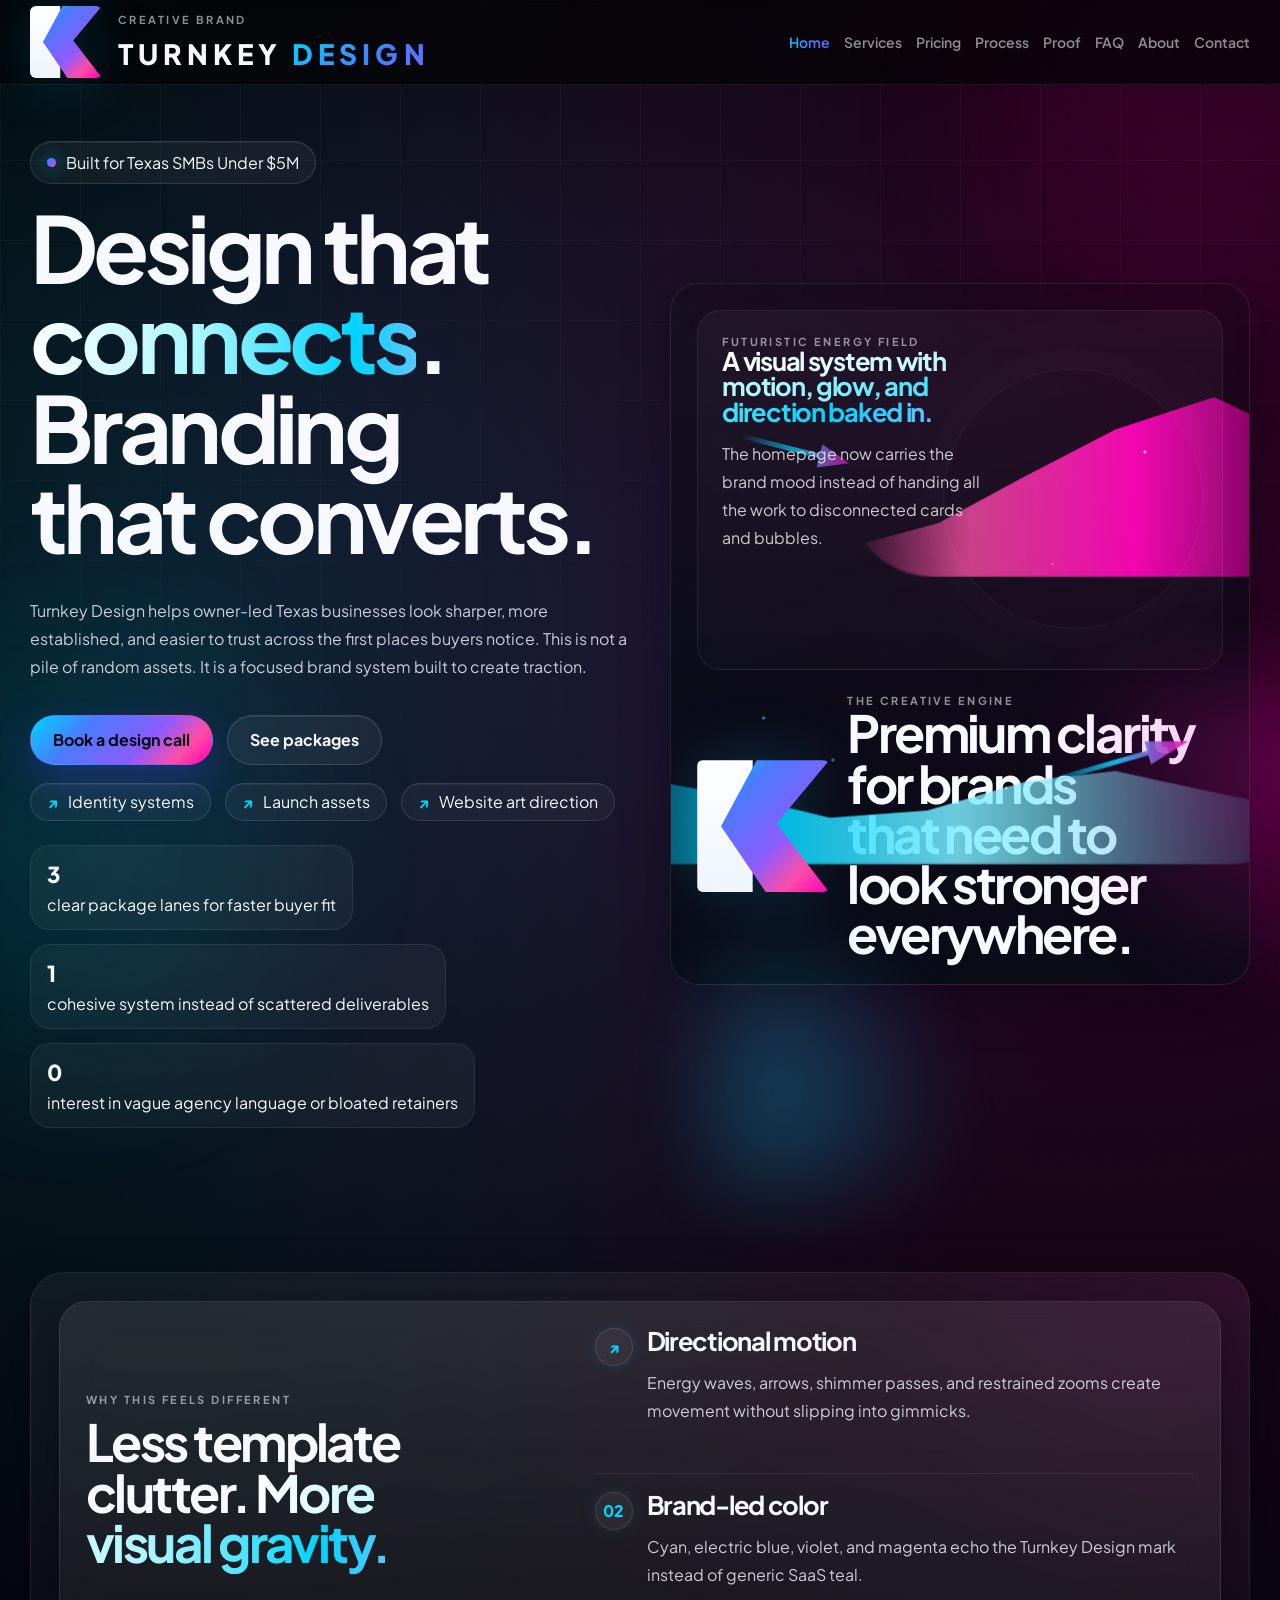
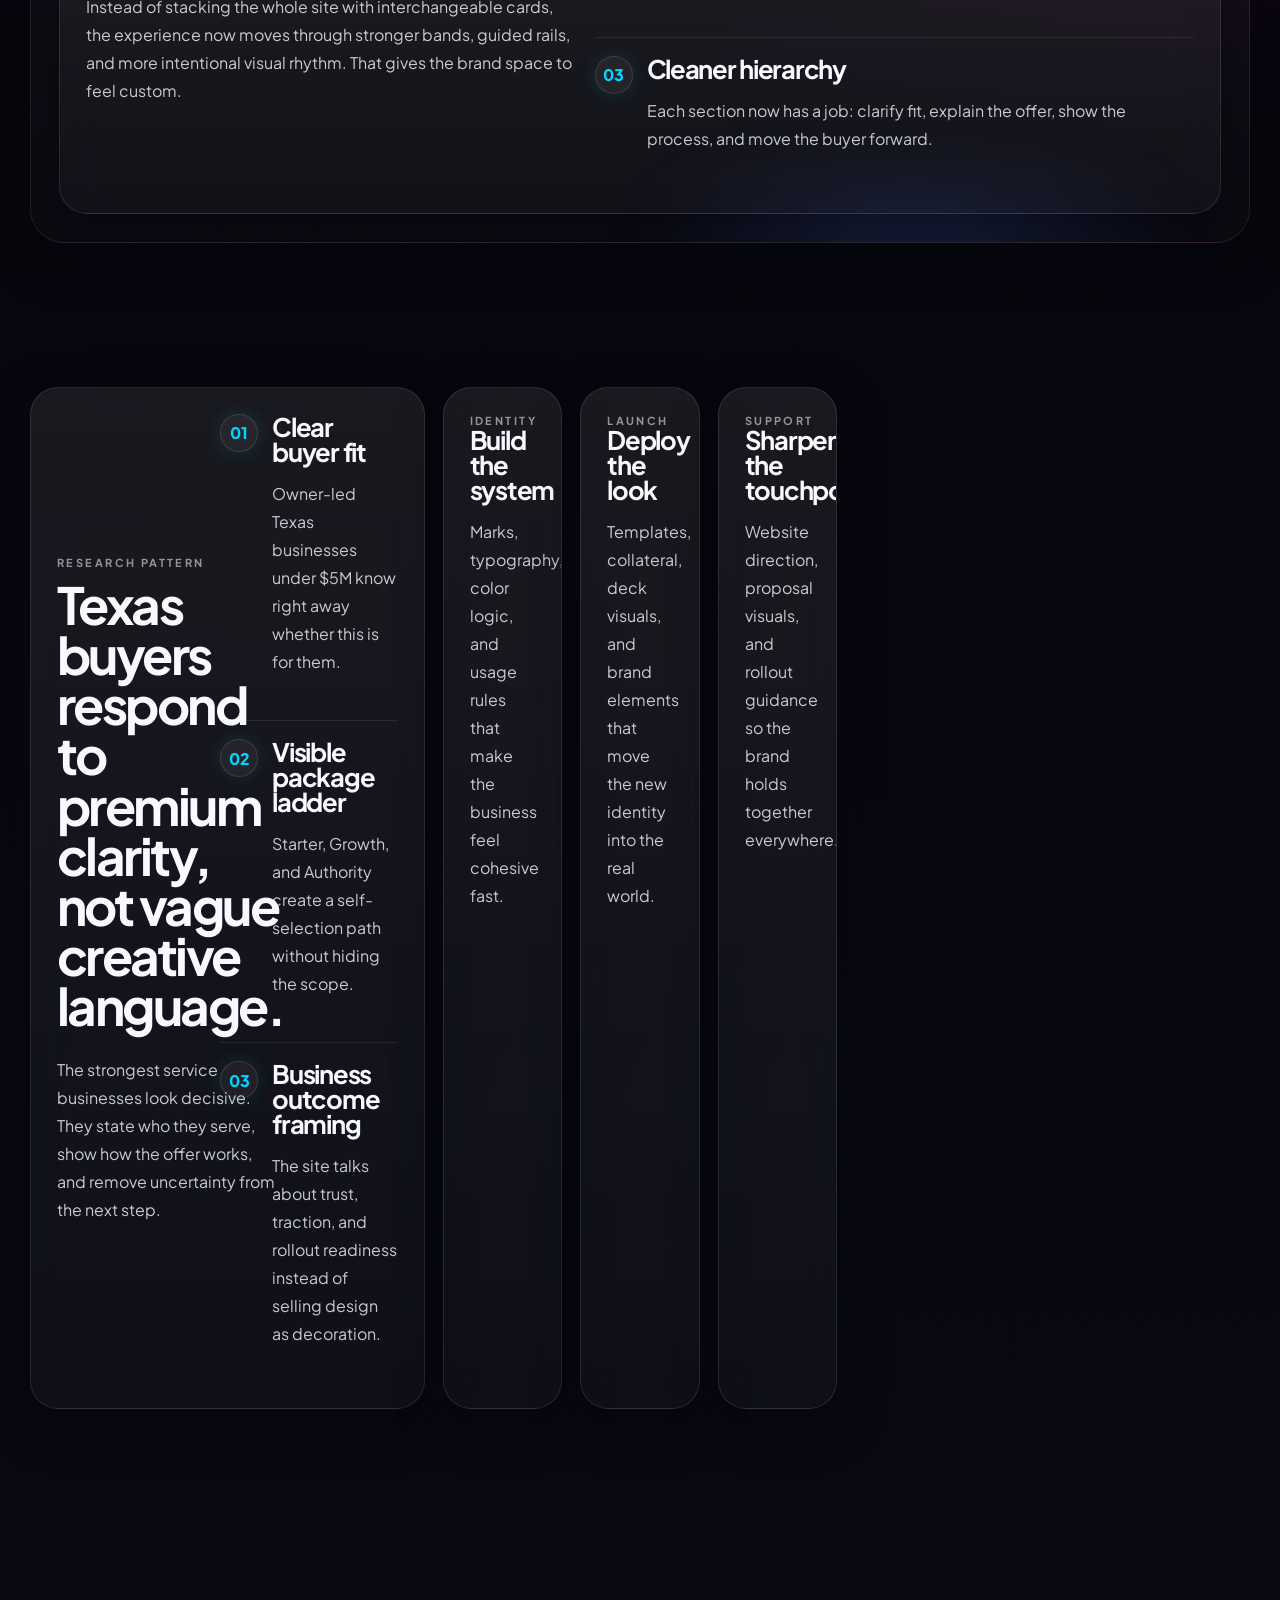
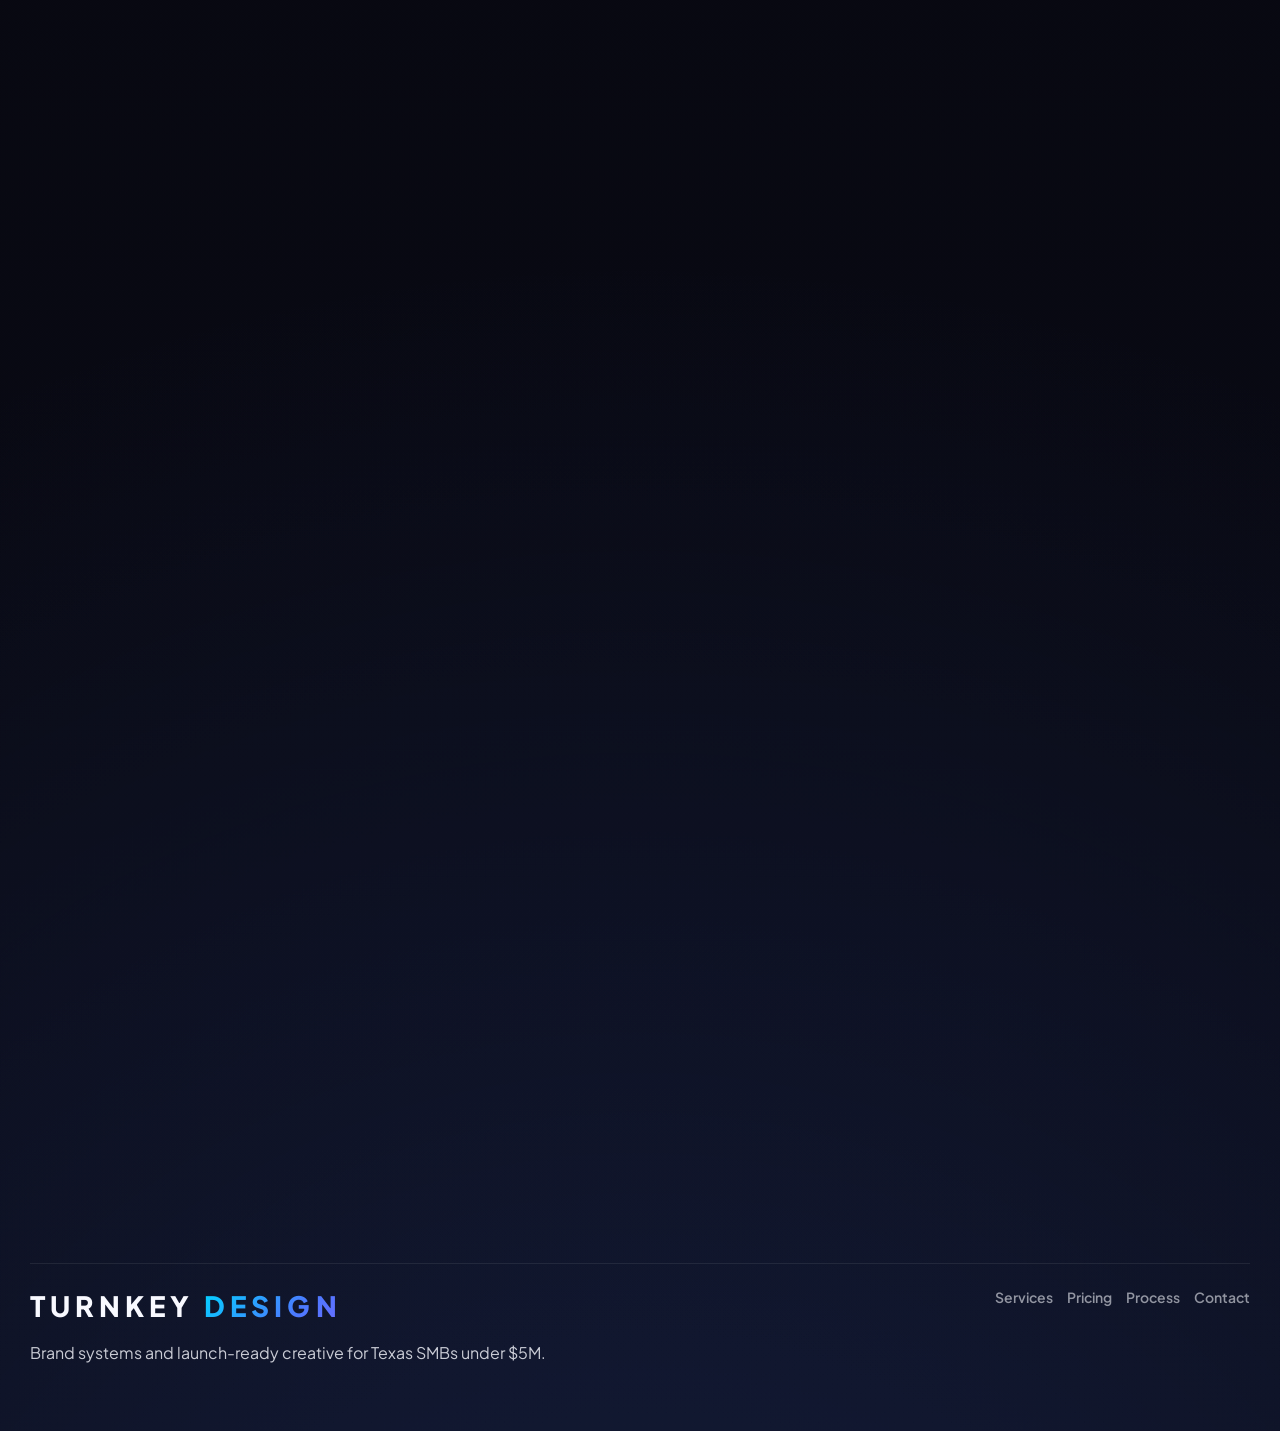
<file: index.html>
<!DOCTYPE html>
<html lang="en">
<head>
  <meta charset="UTF-8">
  <meta name="viewport" content="width=device-width, initial-scale=1.0">
  <title>Turnkey Design | Branding for Texas SMBs Under $5M</title>
  <meta name="description" content="Turnkey Design helps Texas service businesses under $5M look credible, consistent, and established with identity systems, launch assets, and brand support.">
  <link rel="preconnect" href="https://fonts.googleapis.com">
  <link rel="preconnect" href="https://fonts.gstatic.com" crossorigin>
  <link href="https://fonts.googleapis.com/css2?family=Plus+Jakarta+Sans:wght@300;400;500;600;700;800&display=swap" rel="stylesheet">
  <link rel="stylesheet" href="./styles.css">
</head>
<body class="page-home">
  <div class="page-grid" aria-hidden="true"></div>
  <header class="topbar">
    <div class="shell topbar-inner">
      <a class="brand" href="./index.html">
        <span class="logo-mark" aria-hidden="true"></span>
        <span class="brand-copy">
          <span class="eyebrow">Creative Brand</span>
          <span class="wordmark">Turnkey <span>Design</span></span>
        </span>
      </a>
      <nav class="nav-links">
        <a class="active" href="./index.html">Home</a>
        <a href="./services.html">Services</a>
        <a href="./pricing.html">Pricing</a>
        <a href="./process.html">Process</a>
        <a href="./proof.html">Proof</a>
        <a href="./faq.html">FAQ</a>
        <a href="./about.html">About</a>
        <a href="./contact.html">Contact</a>
      </nav>
    </div>
  </header>

  <main class="shell">
    <section class="hero">
      <div class="hero-copy" data-reveal>
        <div class="hero-kicker">
          Built for Texas SMBs Under $5M
        </div>
        <h1>Design that <span>connects</span>. Branding that converts.</h1>
        <p>Turnkey Design helps owner-led Texas businesses look sharper, more established, and easier to trust across the first places buyers notice. This is not a pile of random assets. It is a focused brand system built to create traction.</p>
        <div class="button-row">
          <a class="btn btn-primary" href="./contact.html">Book a design call</a>
          <a class="btn btn-secondary" href="./pricing.html">See packages</a>
        </div>
        <div class="hero-badges">
          <span class="hero-badge">Identity systems</span>
          <span class="hero-badge">Launch assets</span>
          <span class="hero-badge">Website art direction</span>
        </div>
        <div class="stat-strip">
          <div class="stat-chip interactive-surface" data-reveal style="--reveal-delay:120ms">
            <strong>3</strong>
            <span>clear package lanes for faster buyer fit</span>
          </div>
          <div class="stat-chip interactive-surface" data-reveal style="--reveal-delay:200ms">
            <strong>1</strong>
            <span>cohesive system instead of scattered deliverables</span>
          </div>
          <div class="stat-chip interactive-surface" data-reveal style="--reveal-delay:280ms">
            <strong>0</strong>
            <span>interest in vague agency language or bloated retainers</span>
          </div>
        </div>
      </div>

      <div class="hero-panel interactive-surface" data-reveal style="--reveal-delay:140ms">
        <div class="hero-energy" aria-hidden="true">
          <div class="energy-wave wave-cyan parallax-item" data-parallax="18"></div>
          <div class="energy-wave wave-pink parallax-item" data-parallax="26"></div>
          <div class="energy-ring parallax-item" data-parallax="14"></div>
          <div class="energy-arrow arrow-one"></div>
          <div class="energy-arrow arrow-two"></div>
          <div class="energy-dust"></div>
        </div>
        <div class="hero-stage">
          <div class="hero-stage-copy">
            <div class="eyebrow">Futuristic Energy Field</div>
            <h3><span class="shimmer-text">A visual system with motion, glow, and direction baked in.</span></h3>
            <p>The homepage now carries the brand mood instead of handing all the work to disconnected cards and bubbles.</p>
          </div>
        </div>
        <div class="hero-lockup">
          <span class="logo-mark large" aria-hidden="true"></span>
          <div>
            <div class="eyebrow">The Creative Engine</div>
            <h2>Premium clarity for brands that need to look stronger everywhere.</h2>
          </div>
        </div>
      </div>
    </section>

    <section class="section" data-reveal>
      <div class="section-frame">
        <div class="feature-band">
          <div class="section-heading">
            <div class="eyebrow">Why This Feels Different</div>
            <h2>Less template clutter. <span>More visual gravity.</span></h2>
            <p>Instead of stacking the whole site with interchangeable cards, the experience now moves through stronger bands, guided rails, and more intentional visual rhythm. That gives the brand space to feel custom.</p>
          </div>
          <div class="feature-rail">
            <div class="feature-rail-item">
              <div class="rail-marker">&#8599;</div>
              <div>
                <h3>Directional motion</h3>
                <p>Energy waves, arrows, shimmer passes, and restrained zooms create movement without slipping into gimmicks.</p>
              </div>
            </div>
            <div class="feature-rail-item">
              <div class="rail-marker">02</div>
              <div>
                <h3>Brand-led color</h3>
                <p>Cyan, electric blue, violet, and magenta echo the Turnkey Design mark instead of generic SaaS teal.</p>
              </div>
            </div>
            <div class="feature-rail-item">
              <div class="rail-marker">03</div>
              <div>
                <h3>Cleaner hierarchy</h3>
                <p>Each section now has a job: clarify fit, explain the offer, show the process, and move the buyer forward.</p>
              </div>
            </div>
          </div>
        </div>
      </div>
    </section>

    <section class="section">
      <div class="story-grid">
        <article class="feature-band interactive-surface" data-reveal>
          <div class="content-stack">
            <div class="eyebrow">Research Pattern</div>
            <h2>Texas buyers respond to premium clarity, not vague creative language.</h2>
            <p>The strongest service businesses look decisive. They state who they serve, show how the offer works, and remove uncertainty from the next step.</p>
          </div>
          <div class="detail-stack">
            <div class="proof-row">
              <div class="rail-marker">01</div>
              <div>
                <h3>Clear buyer fit</h3>
                <p>Owner-led Texas businesses under $5M know right away whether this is for them.</p>
              </div>
            </div>
            <div class="proof-row">
              <div class="rail-marker">02</div>
              <div>
                <h3>Visible package ladder</h3>
                <p>Starter, Growth, and Authority create a self-selection path without hiding the scope.</p>
              </div>
            </div>
            <div class="proof-row">
              <div class="rail-marker">03</div>
              <div>
                <h3>Business outcome framing</h3>
                <p>The site talks about trust, traction, and rollout readiness instead of selling design as decoration.</p>
              </div>
            </div>
          </div>
        </article>

        <div class="service-grid">
          <article class="card interactive-surface" data-reveal style="--reveal-delay:80ms">
            <div class="eyebrow">Identity</div>
            <h3>Build the system</h3>
            <p>Marks, typography, color logic, and usage rules that make the business feel cohesive fast.</p>
          </article>
          <article class="card interactive-surface" data-reveal style="--reveal-delay:160ms">
            <div class="eyebrow">Launch</div>
            <h3>Deploy the look</h3>
            <p>Templates, collateral, deck visuals, and brand elements that move the new identity into the real world.</p>
          </article>
          <article class="card interactive-surface" data-reveal style="--reveal-delay:240ms">
            <div class="eyebrow">Support</div>
            <h3>Sharpen the touchpoints</h3>
            <p>Website direction, proposal visuals, and rollout guidance so the brand holds together everywhere.</p>
          </article>
        </div>
      </div>
    </section>

    <section class="section" data-reveal>
      <div class="process-band">
        <article class="card interactive-surface">
          <div class="eyebrow">01</div>
          <h3>Assess</h3>
          <p>Clarify positioning, visual gaps, and where trust is currently leaking before the creative work starts.</p>
        </article>
        <article class="card interactive-surface">
          <div class="eyebrow">02</div>
          <h3>Build</h3>
          <p>Create the identity system and rollout pieces with a stronger sense of motion, polish, and useability.</p>
        </article>
        <article class="card interactive-surface">
          <div class="eyebrow">03</div>
          <h3>Launch</h3>
          <p>Move the brand into the assets buyers see first, with cleaner handoff and clearer next steps.</p>
        </article>
      </div>
    </section>

    <section class="section">
      <div class="feature-grid">
        <article class="info-band interactive-surface" data-reveal>
          <div class="eyebrow">Explore The Offer</div>
          <h3>Services</h3>
          <p>See exactly what is included in identity, launch, and support work.</p>
          <p><a class="inline-link" href="./services.html">View services</a></p>
        </article>
        <article class="info-band interactive-surface" data-reveal style="--reveal-delay:90ms">
          <div class="eyebrow">Model The Range</div>
          <h3>Pricing</h3>
          <p>Review package anchors and use the estimator to model a likely investment range.</p>
          <p><a class="inline-link" href="./pricing.html">Open pricing</a></p>
        </article>
        <article class="info-band interactive-surface" data-reveal style="--reveal-delay:180ms">
          <div class="eyebrow">Check Fit</div>
          <h3>Proof</h3>
          <p>Understand the business outcomes and trust problems this brand work is built to improve.</p>
          <p><a class="inline-link" href="./proof.html">See proof</a></p>
        </article>
      </div>
    </section>

    <section class="section" data-reveal>
      <div class="card cta interactive-surface">
        <div>
          <div class="eyebrow">Need Better Creative Direction?</div>
          <h2>Build a brand field that feels alive, intentional, and ready to sell.</h2>
          <p>Turnkey Design is for Texas businesses that need stronger positioning, tighter presentation, and a visual identity that creates confidence fast.</p>
        </div>
        <div class="cta-row">
          <a class="btn btn-primary" href="./contact.html">Book a design call</a>
          <a class="btn btn-secondary" href="./pricing.html">Use the estimator</a>
        </div>
      </div>
    </section>
  </main>

  <footer class="foot">
    <div class="shell foot-shell">
      <div>
        <div class="wordmark">Turnkey <span>Design</span></div>
        <p>Brand systems and launch-ready creative for Texas SMBs under $5M.</p>
      </div>
      <div class="foot-links">
        <a href="./services.html">Services</a>
        <a href="./pricing.html">Pricing</a>
        <a href="./process.html">Process</a>
        <a href="./contact.html">Contact</a>
      </div>
    </div>
  </footer>
  <script src="./app.js"></script>
</body>
</html>
</file>
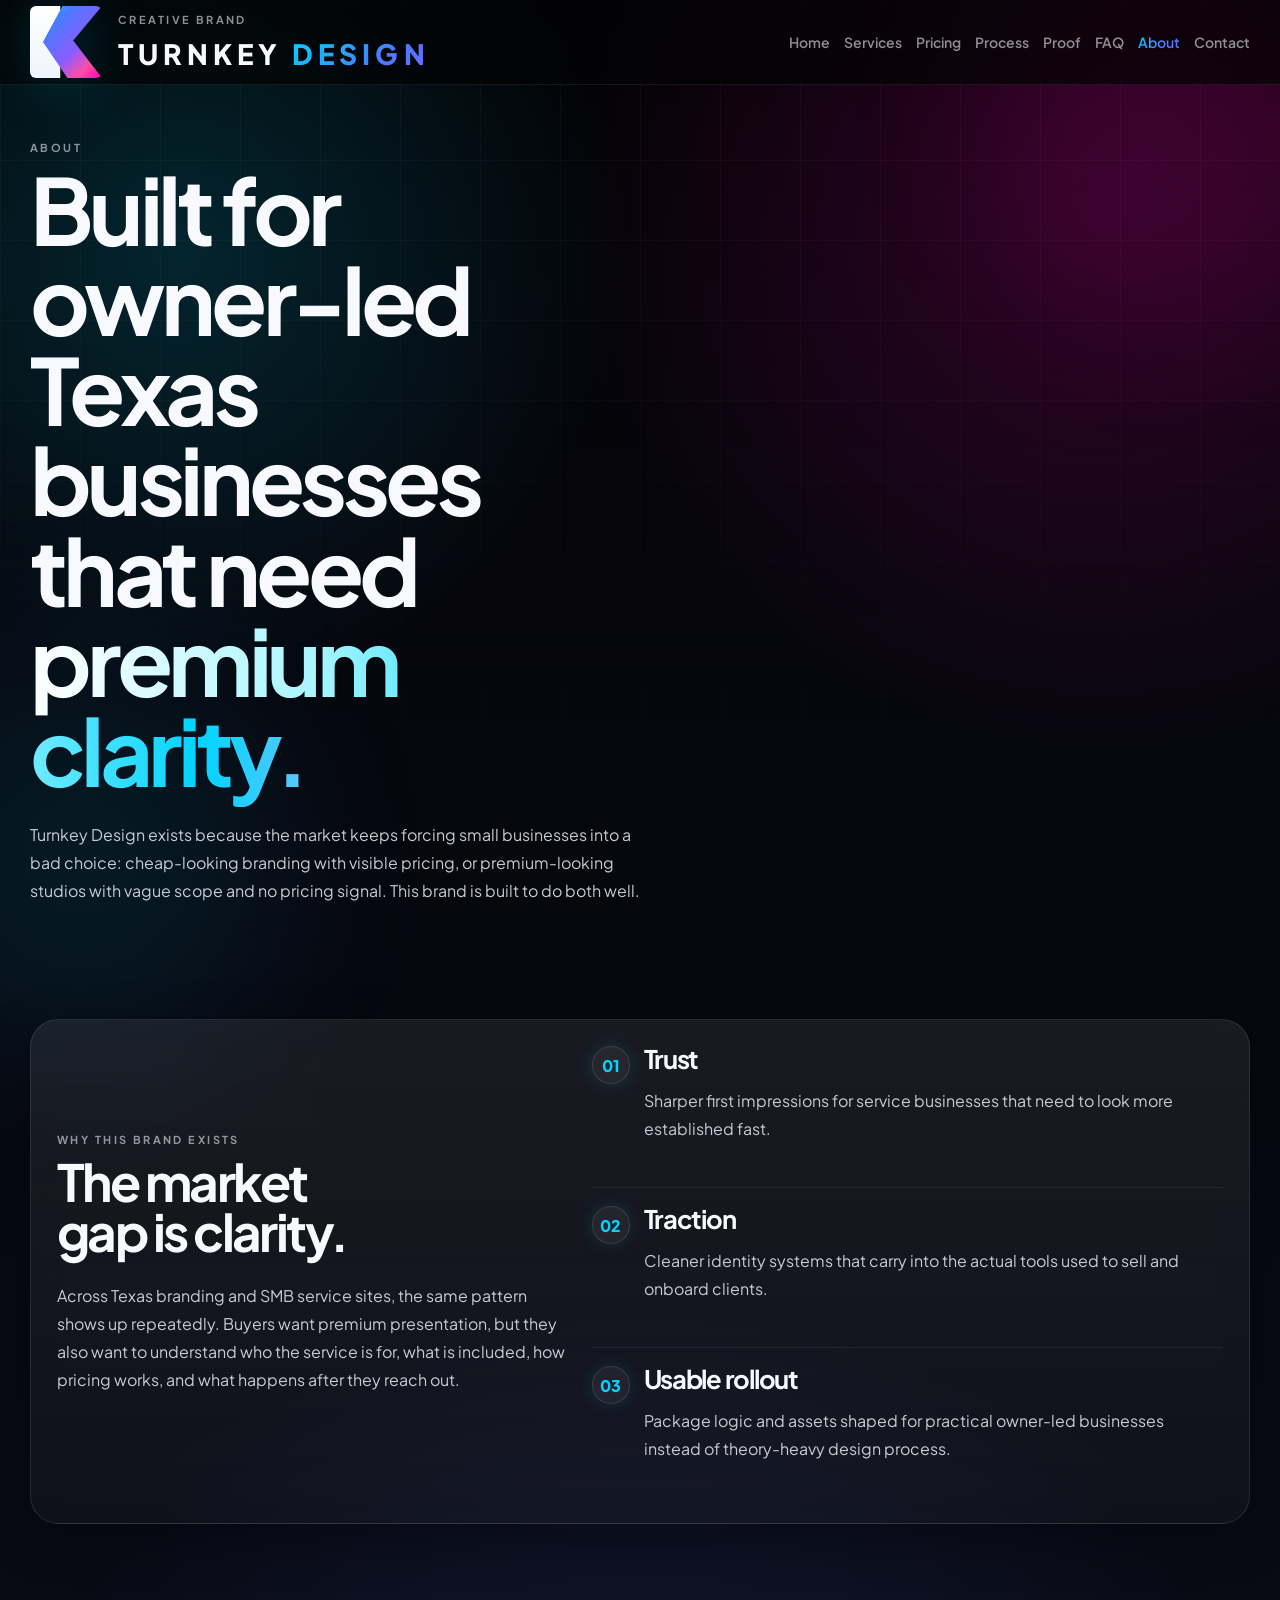
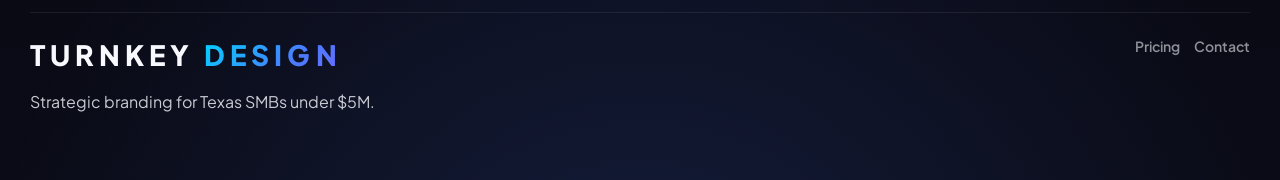
<file: about.html>
<!DOCTYPE html>
<html lang="en">
<head>
  <meta charset="UTF-8">
  <meta name="viewport" content="width=device-width, initial-scale=1.0">
  <title>About Turnkey Design | Built for Texas SMBs</title>
  <meta name="description" content="About Turnkey Design and the strategic positioning behind its Texas SMB branding offer.">
  <link rel="preconnect" href="https://fonts.googleapis.com">
  <link rel="preconnect" href="https://fonts.gstatic.com" crossorigin>
  <link href="https://fonts.googleapis.com/css2?family=Plus+Jakarta+Sans:wght@300;400;500;600;700;800&display=swap" rel="stylesheet">
  <link rel="stylesheet" href="./styles.css">
</head>
<body>
  <div class="page-grid" aria-hidden="true"></div>
  <header class="topbar">
    <div class="shell topbar-inner">
      <a class="brand" href="./index.html">
        <span class="logo-mark" aria-hidden="true"></span>
        <span class="brand-copy">
          <span class="eyebrow">Creative Brand</span>
          <span class="wordmark">Turnkey <span>Design</span></span>
        </span>
      </a>
      <nav class="nav-links">
        <a href="./index.html">Home</a>
        <a href="./services.html">Services</a>
        <a href="./pricing.html">Pricing</a>
        <a href="./process.html">Process</a>
        <a href="./proof.html">Proof</a>
        <a href="./faq.html">FAQ</a>
        <a class="active" href="./about.html">About</a>
        <a href="./contact.html">Contact</a>
      </nav>
    </div>
  </header>

  <main class="shell">
    <section class="hero hero-compact">
      <div class="page-intro" data-reveal>
        <div class="eyebrow">About</div>
        <h1>Built for owner-led Texas businesses that need <span>premium clarity.</span></h1>
        <p>Turnkey Design exists because the market keeps forcing small businesses into a bad choice: cheap-looking branding with visible pricing, or premium-looking studios with vague scope and no pricing signal. This brand is built to do both well.</p>
      </div>
    </section>

    <section class="section">
      <div class="feature-band interactive-surface" data-reveal>
        <div class="content-stack">
          <div class="eyebrow">Why This Brand Exists</div>
          <h2>The market gap is clarity.</h2>
          <p>Across Texas branding and SMB service sites, the same pattern shows up repeatedly. Buyers want premium presentation, but they also want to understand who the service is for, what is included, how pricing works, and what happens after they reach out.</p>
        </div>
        <div class="detail-stack">
          <div class="proof-row">
            <div class="rail-marker">01</div>
            <div>
              <h3>Trust</h3>
              <p>Sharper first impressions for service businesses that need to look more established fast.</p>
            </div>
          </div>
          <div class="proof-row">
            <div class="rail-marker">02</div>
            <div>
              <h3>Traction</h3>
              <p>Cleaner identity systems that carry into the actual tools used to sell and onboard clients.</p>
            </div>
          </div>
          <div class="proof-row">
            <div class="rail-marker">03</div>
            <div>
              <h3>Usable rollout</h3>
              <p>Package logic and assets shaped for practical owner-led businesses instead of theory-heavy design process.</p>
            </div>
          </div>
        </div>
      </div>
    </section>
  </main>

  <footer class="foot">
    <div class="shell foot-shell">
      <div>
        <div class="wordmark">Turnkey <span>Design</span></div>
        <p>Strategic branding for Texas SMBs under $5M.</p>
      </div>
      <div class="foot-links">
        <a href="./pricing.html">Pricing</a>
        <a href="./contact.html">Contact</a>
      </div>
    </div>
  </footer>
  <script src="./app.js"></script>
</body>
</html>
</file>
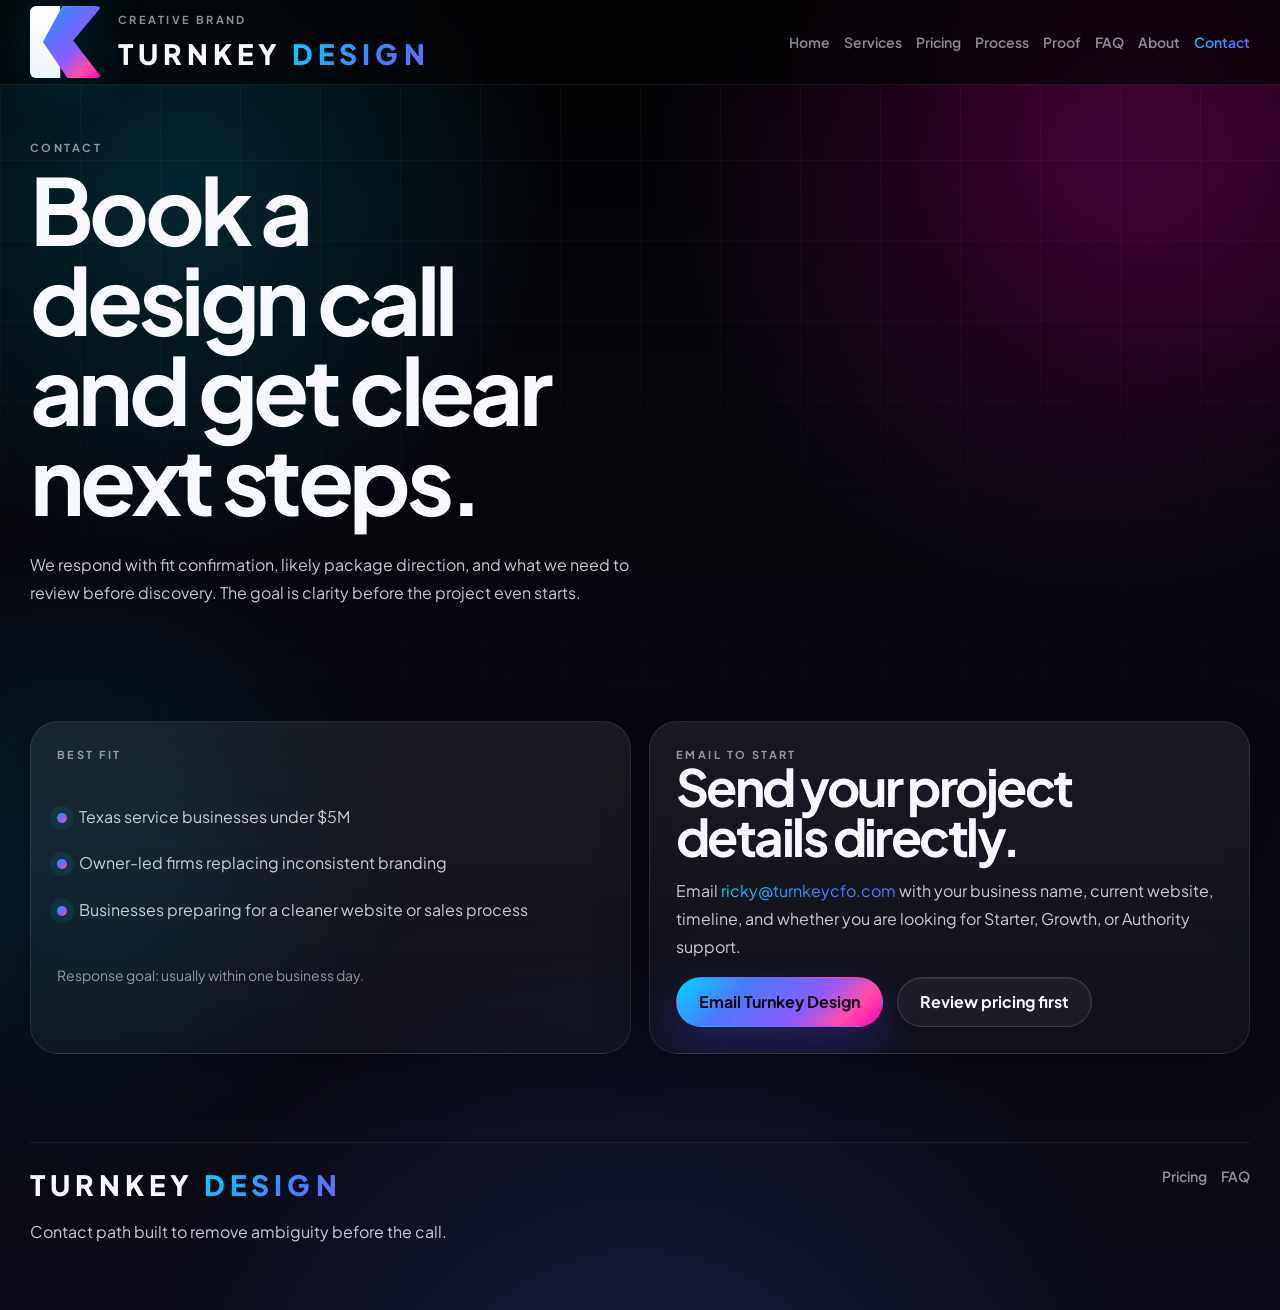
<file: contact.html>
<!DOCTYPE html>
<html lang="en">
<head>
  <meta charset="UTF-8">
  <meta name="viewport" content="width=device-width, initial-scale=1.0">
  <title>Contact Turnkey Design | Book a Design Call</title>
  <meta name="description" content="Contact Turnkey Design for Texas SMB branding projects, pricing discussions, and discovery calls.">
  <link rel="preconnect" href="https://fonts.googleapis.com">
  <link rel="preconnect" href="https://fonts.gstatic.com" crossorigin>
  <link href="https://fonts.googleapis.com/css2?family=Plus+Jakarta+Sans:wght@300;400;500;600;700;800&display=swap" rel="stylesheet">
  <link rel="stylesheet" href="./styles.css">
</head>
<body>
  <div class="page-grid" aria-hidden="true"></div>
  <header class="topbar">
    <div class="shell topbar-inner">
      <a class="brand" href="./index.html">
        <span class="logo-mark" aria-hidden="true"></span>
        <span class="brand-copy">
          <span class="eyebrow">Creative Brand</span>
          <span class="wordmark">Turnkey <span>Design</span></span>
        </span>
      </a>
      <nav class="nav-links">
        <a href="./index.html">Home</a>
        <a href="./services.html">Services</a>
        <a href="./pricing.html">Pricing</a>
        <a href="./process.html">Process</a>
        <a href="./proof.html">Proof</a>
        <a href="./faq.html">FAQ</a>
        <a href="./about.html">About</a>
        <a class="active" href="./contact.html">Contact</a>
      </nav>
    </div>
  </header>

  <main class="shell">
    <section class="hero hero-compact">
      <div class="page-intro" data-reveal>
        <div class="eyebrow">Contact</div>
        <h1>Book a design call and get clear next steps.</h1>
        <p>We respond with fit confirmation, likely package direction, and what we need to review before discovery. The goal is clarity before the project even starts.</p>
      </div>
    </section>

    <section class="section">
      <div class="contact-grid">
        <article class="card contact-card interactive-surface" data-reveal>
          <div class="eyebrow">Best Fit</div>
          <ul class="check-list">
            <li>Texas service businesses under $5M</li>
            <li>Owner-led firms replacing inconsistent branding</li>
            <li>Businesses preparing for a cleaner website or sales process</li>
          </ul>
          <p class="contact-note">Response goal: usually within one business day.</p>
        </article>
        <article class="estimate-card interactive-surface" data-reveal style="--reveal-delay:100ms">
          <div class="eyebrow">Email To Start</div>
          <h2>Send your project details directly.</h2>
          <p>Email <a class="inline-link" href="mailto:ricky@turnkeycfo.com?subject=Turnkey%20Design%20Discovery">ricky@turnkeycfo.com</a> with your business name, current website, timeline, and whether you are looking for Starter, Growth, or Authority support.</p>
          <div class="cta-row">
            <a class="btn btn-primary" href="mailto:ricky@turnkeycfo.com?subject=Turnkey%20Design%20Discovery">Email Turnkey Design</a>
            <a class="btn btn-secondary" href="./pricing.html">Review pricing first</a>
          </div>
        </article>
      </div>
    </section>
  </main>

  <footer class="foot">
    <div class="shell foot-shell">
      <div>
        <div class="wordmark">Turnkey <span>Design</span></div>
        <p>Contact path built to remove ambiguity before the call.</p>
      </div>
      <div class="foot-links">
        <a href="./pricing.html">Pricing</a>
        <a href="./faq.html">FAQ</a>
      </div>
    </div>
  </footer>
  <script src="./app.js"></script>
</body>
</html>
</file>
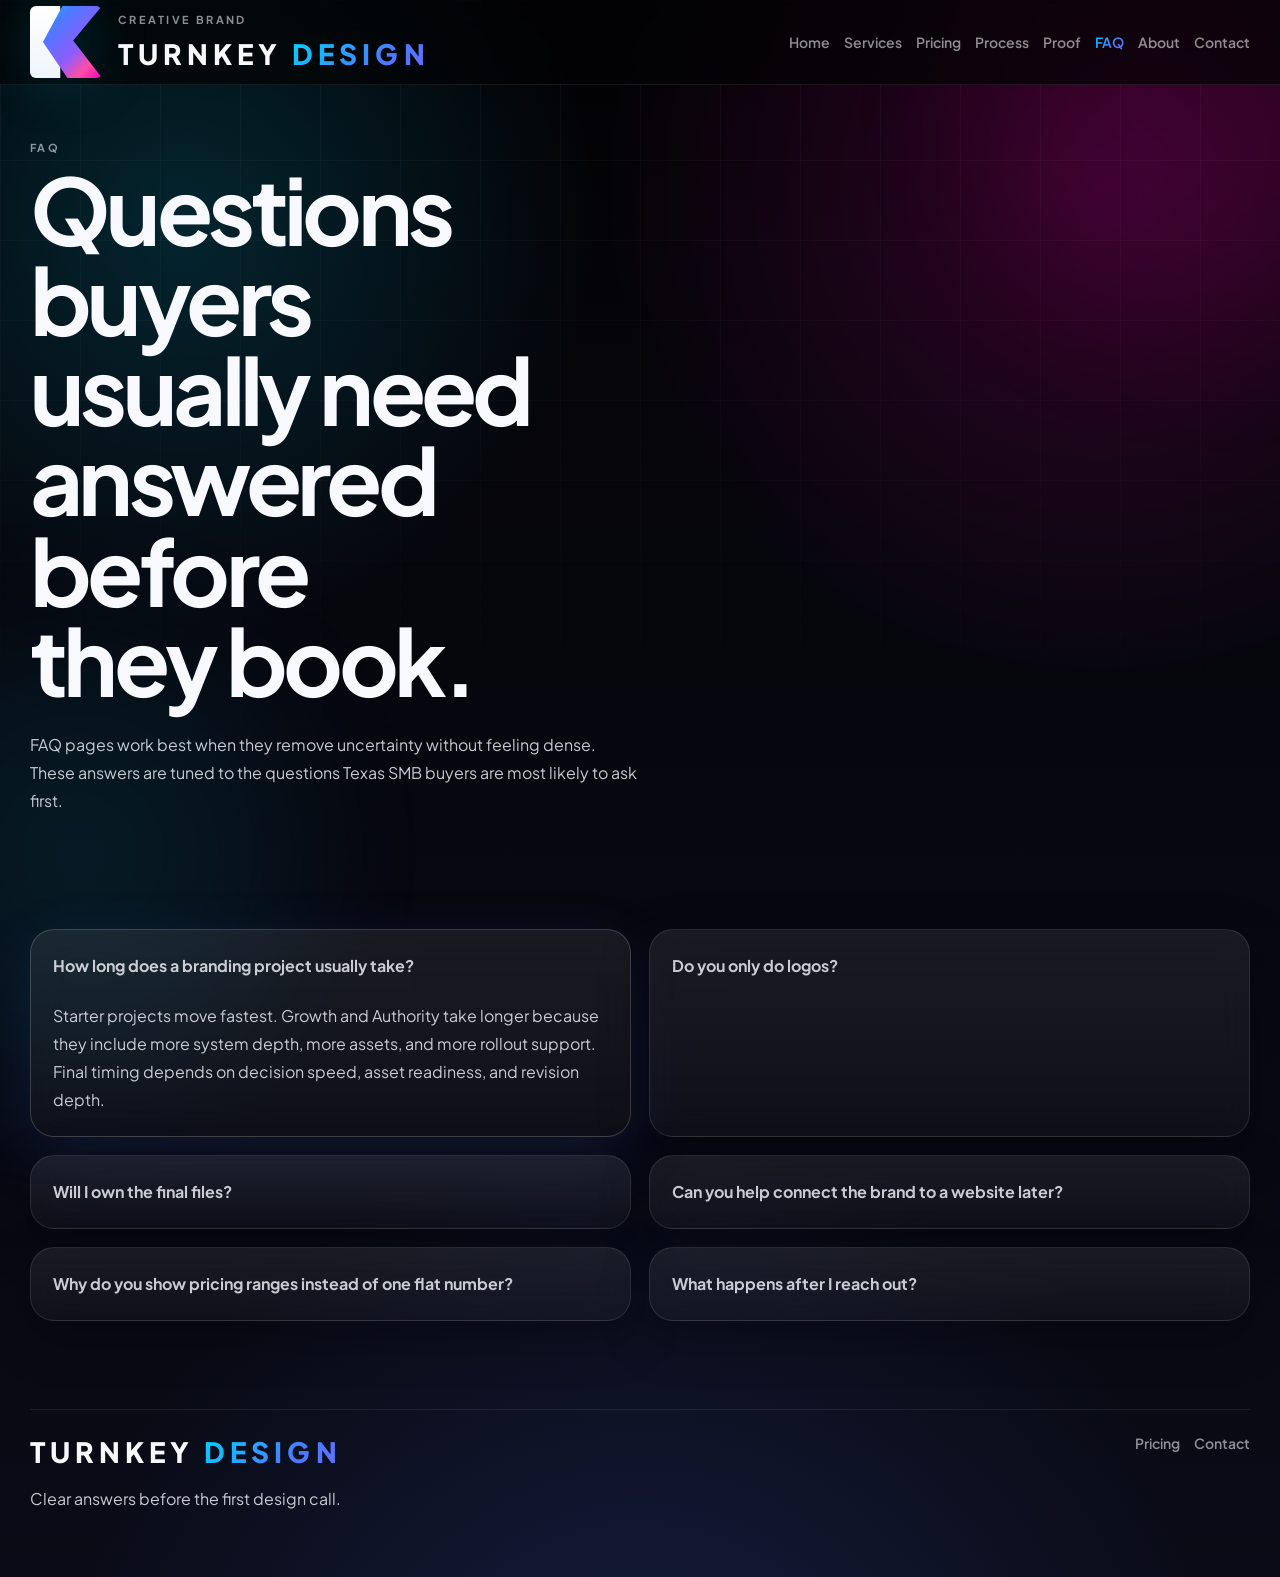
<file: faq.html>
<!DOCTYPE html>
<html lang="en">
<head>
  <meta charset="UTF-8">
  <meta name="viewport" content="width=device-width, initial-scale=1.0">
  <title>Turnkey Design FAQ | Branding Questions Answered</title>
  <meta name="description" content="FAQ for Turnkey Design covering timeline, revisions, pricing, ownership, and what happens after inquiry.">
  <link rel="preconnect" href="https://fonts.googleapis.com">
  <link rel="preconnect" href="https://fonts.gstatic.com" crossorigin>
  <link href="https://fonts.googleapis.com/css2?family=Plus+Jakarta+Sans:wght@300;400;500;600;700;800&display=swap" rel="stylesheet">
  <link rel="stylesheet" href="./styles.css">
</head>
<body>
  <div class="page-grid" aria-hidden="true"></div>
  <header class="topbar">
    <div class="shell topbar-inner">
      <a class="brand" href="./index.html">
        <span class="logo-mark" aria-hidden="true"></span>
        <span class="brand-copy">
          <span class="eyebrow">Creative Brand</span>
          <span class="wordmark">Turnkey <span>Design</span></span>
        </span>
      </a>
      <nav class="nav-links">
        <a href="./index.html">Home</a>
        <a href="./services.html">Services</a>
        <a href="./pricing.html">Pricing</a>
        <a href="./process.html">Process</a>
        <a href="./proof.html">Proof</a>
        <a class="active" href="./faq.html">FAQ</a>
        <a href="./about.html">About</a>
        <a href="./contact.html">Contact</a>
      </nav>
    </div>
  </header>

  <main class="shell">
    <section class="hero hero-compact">
      <div class="page-intro" data-reveal>
        <div class="eyebrow">FAQ</div>
        <h1>Questions buyers usually need answered before they book.</h1>
        <p>FAQ pages work best when they remove uncertainty without feeling dense. These answers are tuned to the questions Texas SMB buyers are most likely to ask first.</p>
      </div>
    </section>

    <section class="section">
      <div class="faq-grid">
        <details class="faq-item interactive-surface" open data-reveal>
          <summary>How long does a branding project usually take?</summary>
          <p>Starter projects move fastest. Growth and Authority take longer because they include more system depth, more assets, and more rollout support. Final timing depends on decision speed, asset readiness, and revision depth.</p>
        </details>
        <details class="faq-item interactive-surface" data-reveal style="--reveal-delay:60ms">
          <summary>Do you only do logos?</summary>
          <p>No. The logo is only one part of the system. The focus is usable identity work that extends into templates, sales materials, web direction, and launch assets.</p>
        </details>
        <details class="faq-item interactive-surface" data-reveal style="--reveal-delay:120ms">
          <summary>Will I own the final files?</summary>
          <p>Yes. Final approved assets are prepared for client use after the project is complete. Ownership and handoff expectations are confirmed during scoping.</p>
        </details>
        <details class="faq-item interactive-surface" data-reveal style="--reveal-delay:180ms">
          <summary>Can you help connect the brand to a website later?</summary>
          <p>Yes. Website art direction and rollout support can be included as add-ons or scoped as part of a larger package when the website is part of the brand shift.</p>
        </details>
        <details class="faq-item interactive-surface" data-reveal style="--reveal-delay:240ms">
          <summary>Why do you show pricing ranges instead of one flat number?</summary>
          <p>Because Texas SMB buyers want more clarity, but design scope still varies based on stage, deliverables, revision depth, and timeline. The ranges make the buying path clearer without pretending every brand project is identical.</p>
        </details>
        <details class="faq-item interactive-surface" data-reveal style="--reveal-delay:300ms">
          <summary>What happens after I reach out?</summary>
          <p>You get a reply with fit confirmation, likely package direction, and next-step timing. The process is designed so you never have to guess what comes next.</p>
        </details>
      </div>
    </section>
  </main>

  <footer class="foot">
    <div class="shell foot-shell">
      <div>
        <div class="wordmark">Turnkey <span>Design</span></div>
        <p>Clear answers before the first design call.</p>
      </div>
      <div class="foot-links">
        <a href="./pricing.html">Pricing</a>
        <a href="./contact.html">Contact</a>
      </div>
    </div>
  </footer>
  <script src="./app.js"></script>
</body>
</html>
</file>
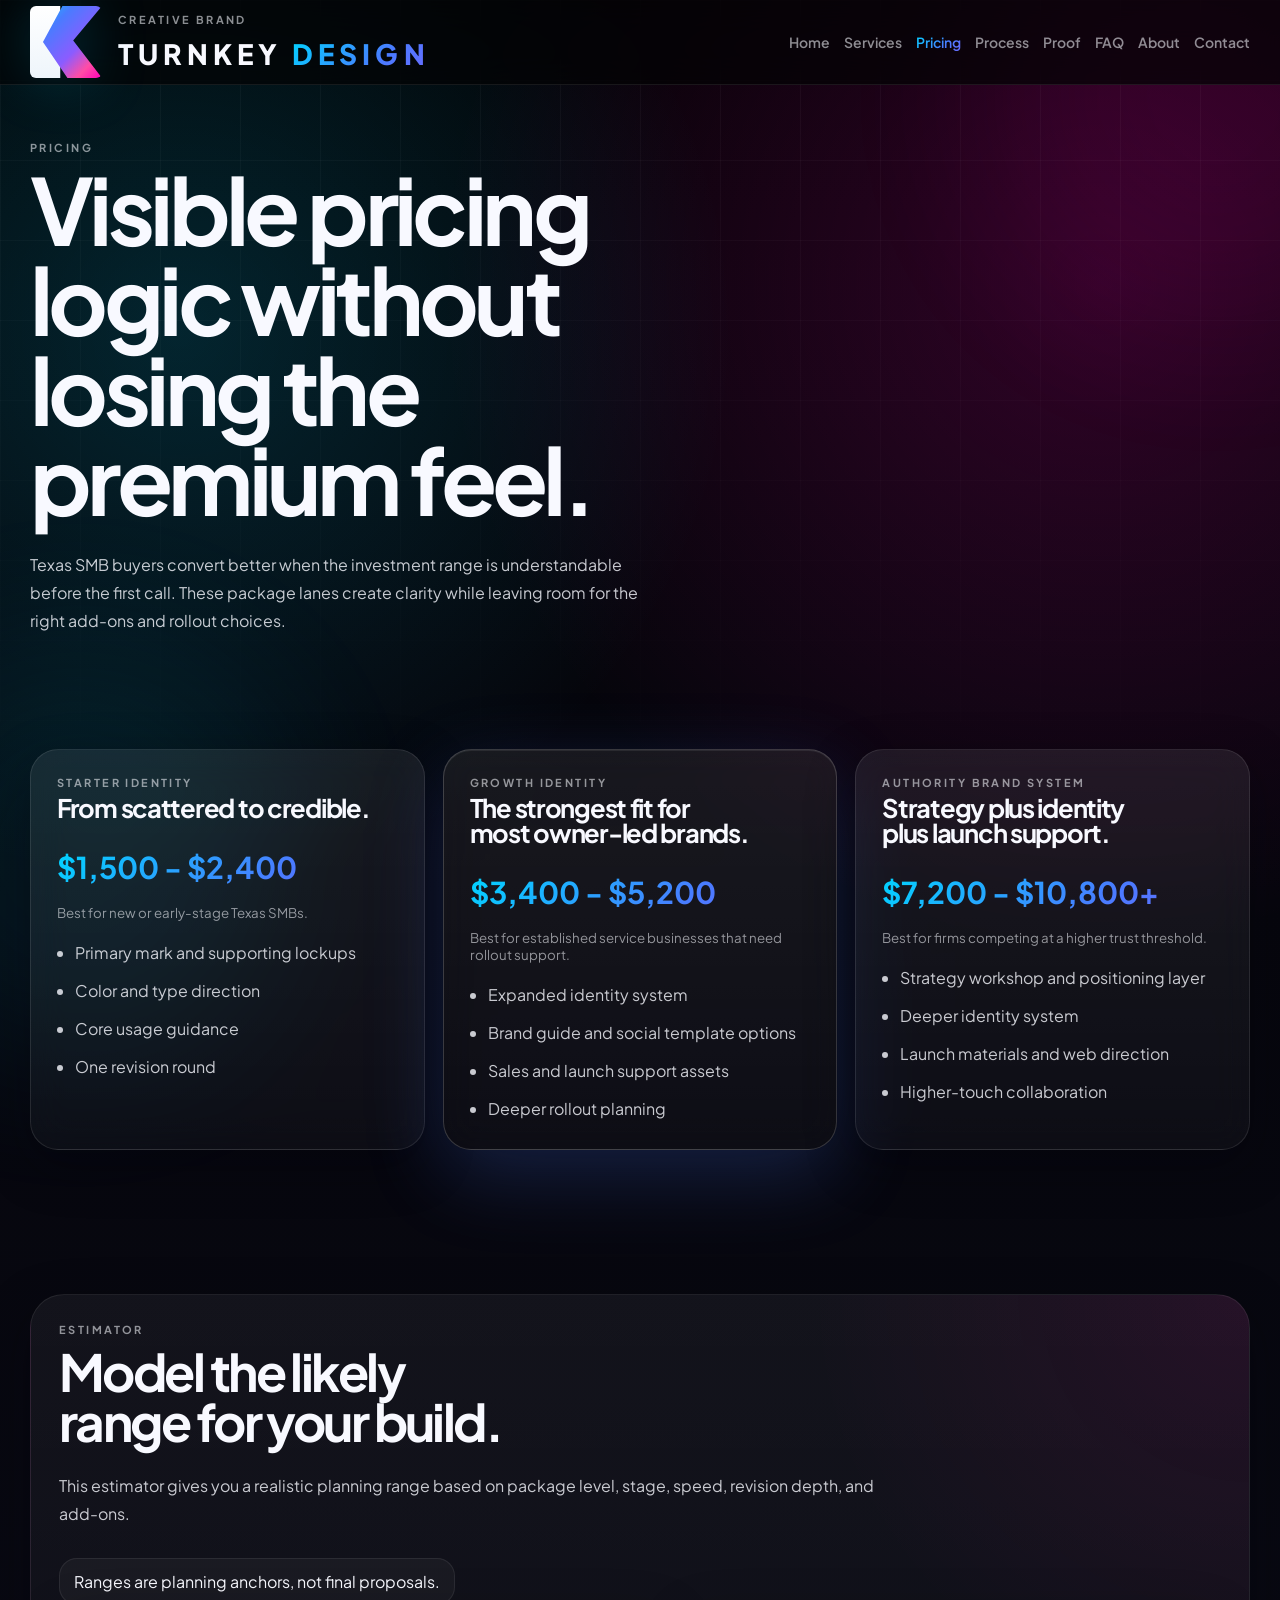
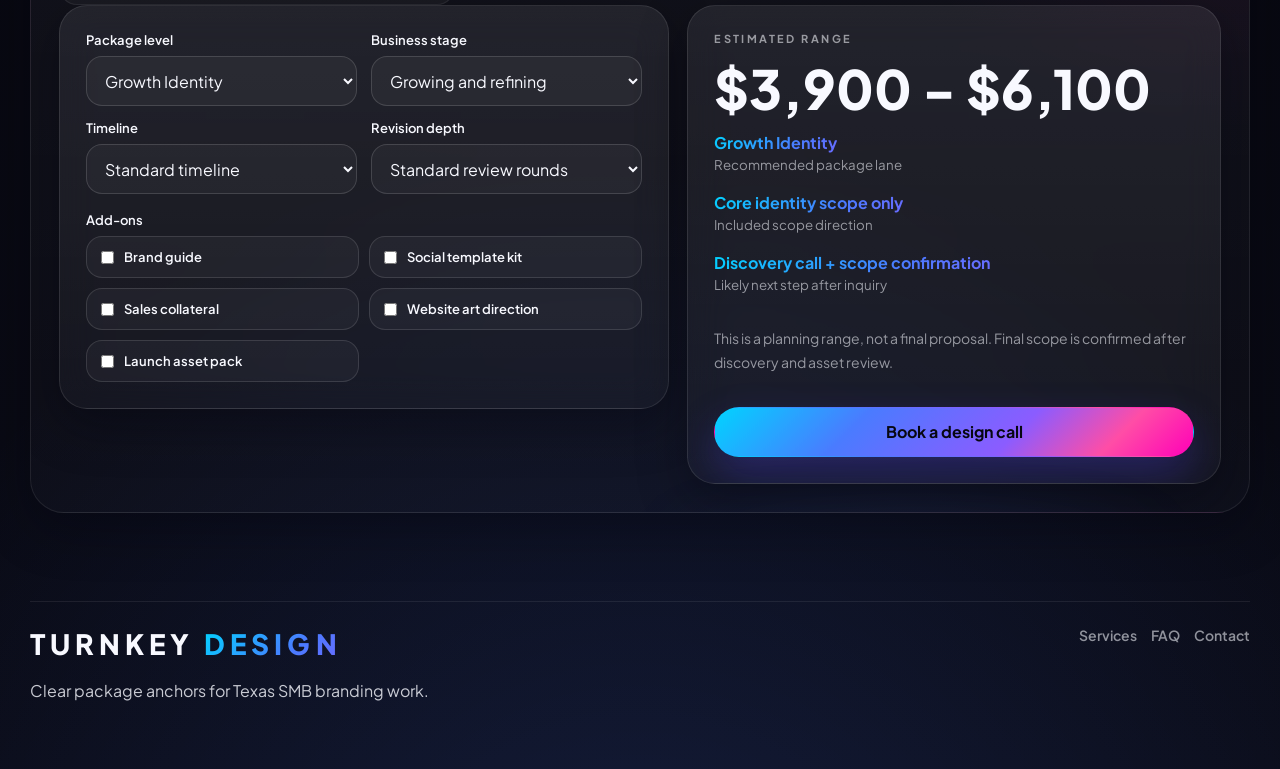
<file: pricing.html>
<!DOCTYPE html>
<html lang="en">
<head>
  <meta charset="UTF-8">
  <meta name="viewport" content="width=device-width, initial-scale=1.0">
  <title>Turnkey Design Pricing | Package Anchors and Estimator</title>
  <meta name="description" content="Turnkey Design pricing for Texas SMBs, with starter, growth, and authority branding packages plus a live estimator.">
  <link rel="preconnect" href="https://fonts.googleapis.com">
  <link rel="preconnect" href="https://fonts.gstatic.com" crossorigin>
  <link href="https://fonts.googleapis.com/css2?family=Plus+Jakarta+Sans:wght@300;400;500;600;700;800&display=swap" rel="stylesheet">
  <link rel="stylesheet" href="./styles.css">
</head>
<body>
  <div class="page-grid" aria-hidden="true"></div>
  <header class="topbar">
    <div class="shell topbar-inner">
      <a class="brand" href="./index.html">
        <span class="logo-mark" aria-hidden="true"></span>
        <span class="brand-copy">
          <span class="eyebrow">Creative Brand</span>
          <span class="wordmark">Turnkey <span>Design</span></span>
        </span>
      </a>
      <nav class="nav-links">
        <a href="./index.html">Home</a>
        <a href="./services.html">Services</a>
        <a class="active" href="./pricing.html">Pricing</a>
        <a href="./process.html">Process</a>
        <a href="./proof.html">Proof</a>
        <a href="./faq.html">FAQ</a>
        <a href="./about.html">About</a>
        <a href="./contact.html">Contact</a>
      </nav>
    </div>
  </header>

  <main class="shell">
    <section class="hero hero-compact">
      <div class="page-intro" data-reveal>
        <div class="eyebrow">Pricing</div>
        <h1>Visible pricing logic without losing the premium feel.</h1>
        <p>Texas SMB buyers convert better when the investment range is understandable before the first call. These package lanes create clarity while leaving room for the right add-ons and rollout choices.</p>
      </div>
    </section>

    <section class="section">
      <div class="quote-grid">
        <article class="quote-card interactive-surface" data-reveal>
          <div class="eyebrow">Starter Identity</div>
          <h3>From scattered to credible.</h3>
          <div class="price-range">
            <strong>$1,500 - $2,400</strong>
            <small>Best for new or early-stage Texas SMBs.</small>
          </div>
          <ul class="list">
            <li>Primary mark and supporting lockups</li>
            <li>Color and type direction</li>
            <li>Core usage guidance</li>
            <li>One revision round</li>
          </ul>
        </article>
        <article class="quote-card featured interactive-surface" data-reveal style="--reveal-delay:100ms">
          <div class="eyebrow">Growth Identity</div>
          <h3>The strongest fit for most owner-led brands.</h3>
          <div class="price-range">
            <strong>$3,400 - $5,200</strong>
            <small>Best for established service businesses that need rollout support.</small>
          </div>
          <ul class="list">
            <li>Expanded identity system</li>
            <li>Brand guide and social template options</li>
            <li>Sales and launch support assets</li>
            <li>Deeper rollout planning</li>
          </ul>
        </article>
        <article class="quote-card interactive-surface" data-reveal style="--reveal-delay:200ms">
          <div class="eyebrow">Authority Brand System</div>
          <h3>Strategy plus identity plus launch support.</h3>
          <div class="price-range">
            <strong>$7,200 - $10,800+</strong>
            <small>Best for firms competing at a higher trust threshold.</small>
          </div>
          <ul class="list">
            <li>Strategy workshop and positioning layer</li>
            <li>Deeper identity system</li>
            <li>Launch materials and web direction</li>
            <li>Higher-touch collaboration</li>
          </ul>
        </article>
      </div>
    </section>

    <section class="section" data-reveal>
      <div class="section-frame">
        <div class="pricing-summary">
          <div class="section-heading">
            <div class="eyebrow">Estimator</div>
            <h2>Model the likely range for your build.</h2>
            <p>This estimator gives you a realistic planning range based on package level, stage, speed, revision depth, and add-ons.</p>
          </div>
          <div class="pricing-badge">Ranges are planning anchors, not final proposals.</div>
        </div>
        <div class="estimate-layout">
          <article class="estimate-card interactive-surface">
            <form class="estimate-form" data-design-estimator>
              <div class="field-grid">
                <div class="field">
                  <label for="package">Package level</label>
                  <select id="package" name="package">
                    <option value="starter">Starter Identity</option>
                    <option value="growth" selected>Growth Identity</option>
                    <option value="authority">Authority Brand System</option>
                  </select>
                </div>
                <div class="field">
                  <label for="stage">Business stage</label>
                  <select id="stage" name="stage">
                    <option value="launch">Launching or re-launching</option>
                    <option value="growth" selected>Growing and refining</option>
                    <option value="established">Established and repositioning</option>
                  </select>
                </div>
                <div class="field">
                  <label for="timeline">Timeline</label>
                  <select id="timeline" name="timeline">
                    <option value="standard" selected>Standard timeline</option>
                    <option value="priority">Priority timeline</option>
                    <option value="rush">Rush timeline</option>
                  </select>
                </div>
                <div class="field">
                  <label for="revisions">Revision depth</label>
                  <select id="revisions" name="revisions">
                    <option value="standard" selected>Standard review rounds</option>
                    <option value="extended">Extended revisions</option>
                    <option value="workshop">Workshop-led collaboration</option>
                  </select>
                </div>
              </div>
              <div class="checkbox-group">
                <label>Add-ons</label>
                <div class="checkbox-grid">
                  <label class="checkbox-pill"><input type="checkbox" name="addons" value="guide"> Brand guide</label>
                  <label class="checkbox-pill"><input type="checkbox" name="addons" value="social"> Social template kit</label>
                  <label class="checkbox-pill"><input type="checkbox" name="addons" value="collateral"> Sales collateral</label>
                  <label class="checkbox-pill"><input type="checkbox" name="addons" value="web"> Website art direction</label>
                  <label class="checkbox-pill"><input type="checkbox" name="addons" value="launch"> Launch asset pack</label>
                </div>
              </div>
            </form>
          </article>
          <aside class="estimate-output estimate-card interactive-surface">
            <div class="eyebrow">Estimated Range</div>
            <div id="estimate-range" class="estimate-figure">$0 - $0</div>
            <div><strong id="estimate-package"></strong><br><small>Recommended package lane</small></div>
            <div><strong id="estimate-summary"></strong><br><small>Included scope direction</small></div>
            <div><strong id="estimate-next-step"></strong><br><small>Likely next step after inquiry</small></div>
            <p class="estimate-note">This is a planning range, not a final proposal. Final scope is confirmed after discovery and asset review.</p>
            <a class="btn btn-primary" href="./contact.html">Book a design call</a>
          </aside>
        </div>
      </div>
    </section>
  </main>

  <footer class="foot">
    <div class="shell foot-shell">
      <div>
        <div class="wordmark">Turnkey <span>Design</span></div>
        <p>Clear package anchors for Texas SMB branding work.</p>
      </div>
      <div class="foot-links">
        <a href="./services.html">Services</a>
        <a href="./faq.html">FAQ</a>
        <a href="./contact.html">Contact</a>
      </div>
    </div>
  </footer>
  <script src="./app.js"></script>
</body>
</html>
</file>
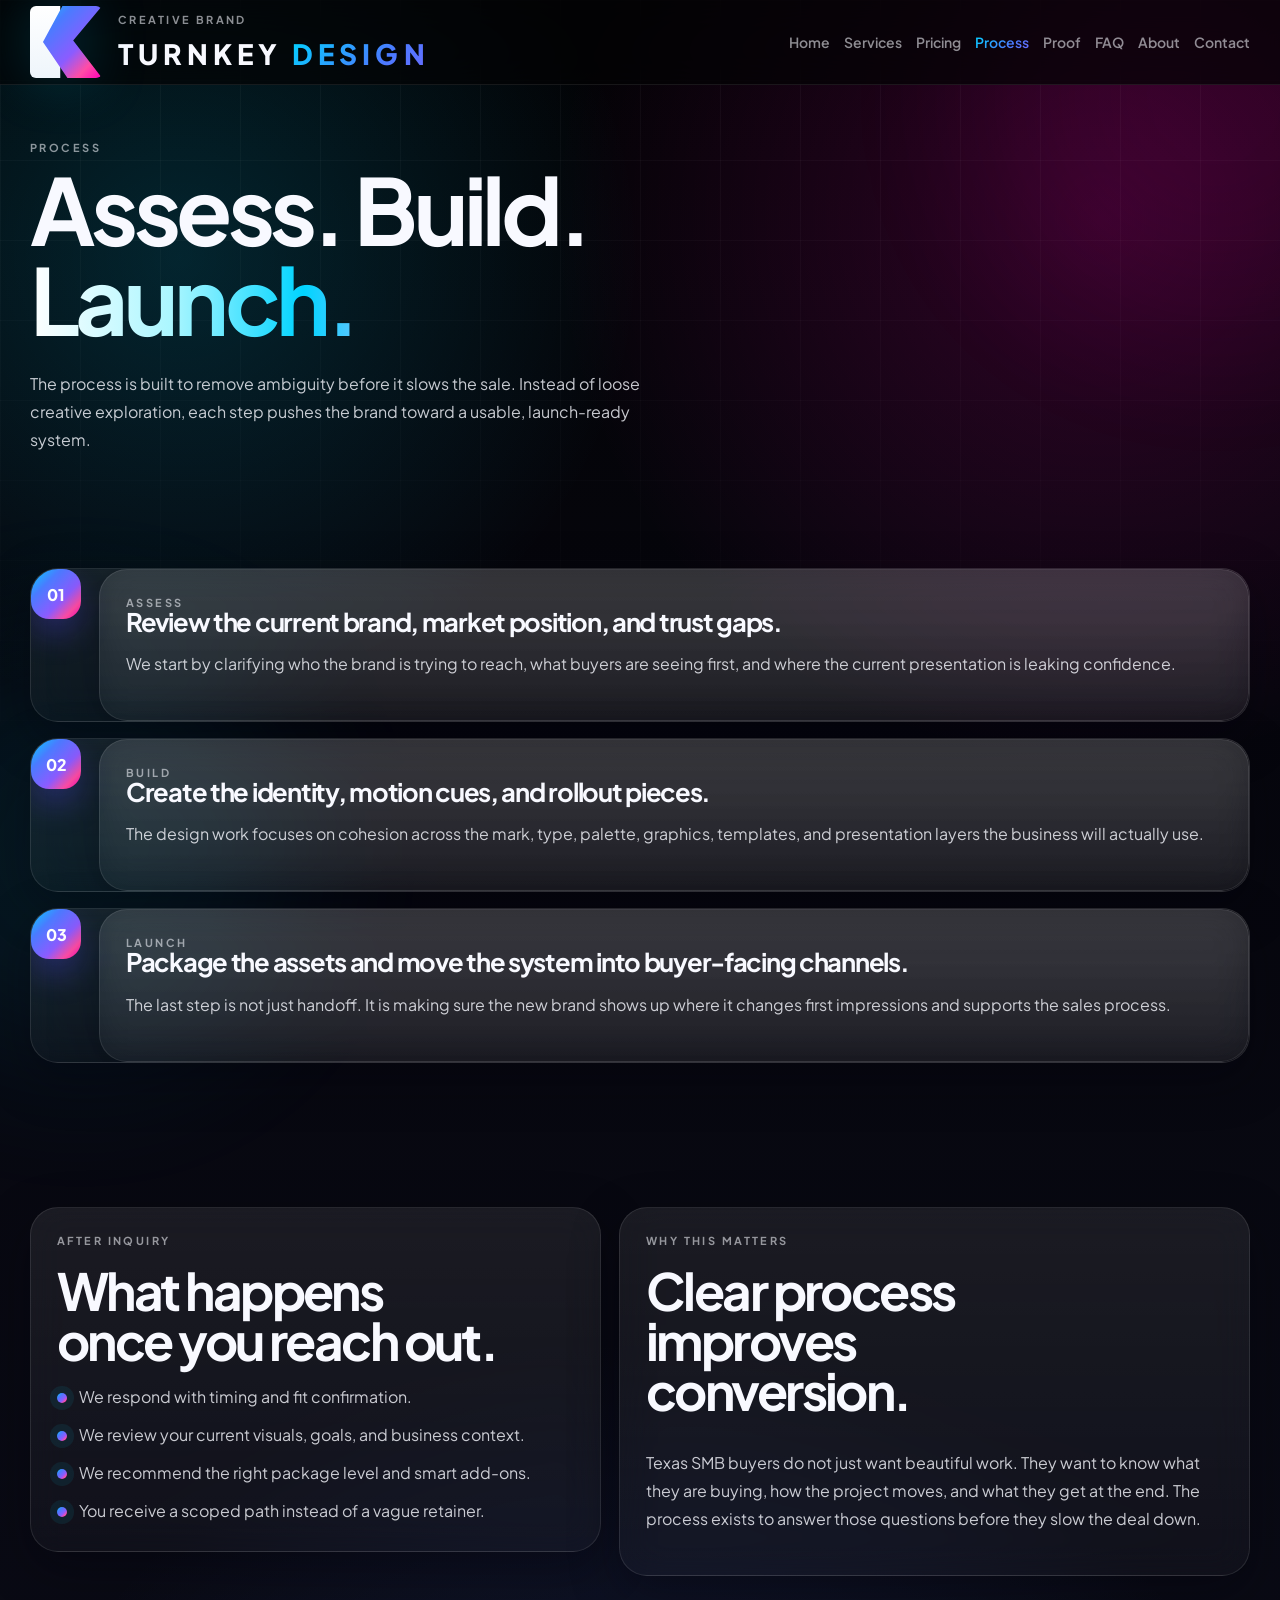
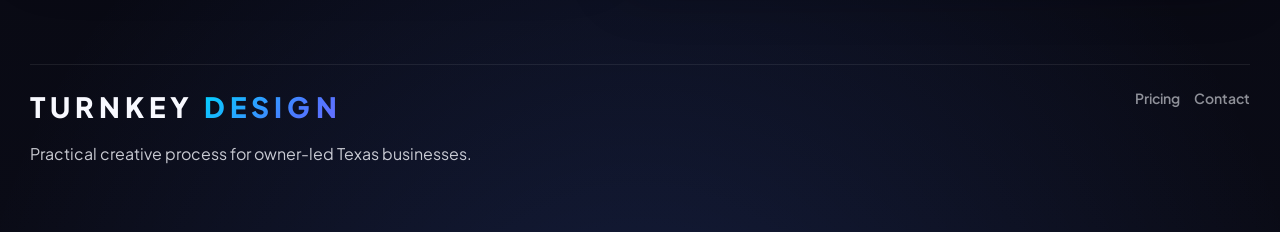
<file: process.html>
<!DOCTYPE html>
<html lang="en">
<head>
  <meta charset="UTF-8">
  <meta name="viewport" content="width=device-width, initial-scale=1.0">
  <title>Turnkey Design Process | Assess, Build, Launch</title>
  <meta name="description" content="The Turnkey Design process for Texas SMBs: assess, build, and launch with clear handoffs and practical deliverables.">
  <link rel="preconnect" href="https://fonts.googleapis.com">
  <link rel="preconnect" href="https://fonts.gstatic.com" crossorigin>
  <link href="https://fonts.googleapis.com/css2?family=Plus+Jakarta+Sans:wght@300;400;500;600;700;800&display=swap" rel="stylesheet">
  <link rel="stylesheet" href="./styles.css">
</head>
<body>
  <div class="page-grid" aria-hidden="true"></div>
  <header class="topbar">
    <div class="shell topbar-inner">
      <a class="brand" href="./index.html">
        <span class="logo-mark" aria-hidden="true"></span>
        <span class="brand-copy">
          <span class="eyebrow">Creative Brand</span>
          <span class="wordmark">Turnkey <span>Design</span></span>
        </span>
      </a>
      <nav class="nav-links">
        <a href="./index.html">Home</a>
        <a href="./services.html">Services</a>
        <a href="./pricing.html">Pricing</a>
        <a class="active" href="./process.html">Process</a>
        <a href="./proof.html">Proof</a>
        <a href="./faq.html">FAQ</a>
        <a href="./about.html">About</a>
        <a href="./contact.html">Contact</a>
      </nav>
    </div>
  </header>

  <main class="shell">
    <section class="hero hero-compact">
      <div class="page-intro" data-reveal>
        <div class="eyebrow">Process</div>
        <h1>Assess. Build. <span>Launch.</span></h1>
        <p>The process is built to remove ambiguity before it slows the sale. Instead of loose creative exploration, each step pushes the brand toward a usable, launch-ready system.</p>
      </div>
    </section>

    <section class="section">
      <div class="timeline">
        <article class="timeline-step interactive-surface" data-reveal>
          <div class="timeline-step-number">01</div>
          <div class="card">
            <div class="eyebrow">Assess</div>
            <h3>Review the current brand, market position, and trust gaps.</h3>
            <p>We start by clarifying who the brand is trying to reach, what buyers are seeing first, and where the current presentation is leaking confidence.</p>
          </div>
        </article>
        <article class="timeline-step interactive-surface" data-reveal style="--reveal-delay:120ms">
          <div class="timeline-step-number">02</div>
          <div class="card">
            <div class="eyebrow">Build</div>
            <h3>Create the identity, motion cues, and rollout pieces.</h3>
            <p>The design work focuses on cohesion across the mark, type, palette, graphics, templates, and presentation layers the business will actually use.</p>
          </div>
        </article>
        <article class="timeline-step interactive-surface" data-reveal style="--reveal-delay:240ms">
          <div class="timeline-step-number">03</div>
          <div class="card">
            <div class="eyebrow">Launch</div>
            <h3>Package the assets and move the system into buyer-facing channels.</h3>
            <p>The last step is not just handoff. It is making sure the new brand shows up where it changes first impressions and supports the sales process.</p>
          </div>
        </article>
      </div>
    </section>

    <section class="section">
      <div class="split">
        <article class="info-band interactive-surface" data-reveal>
          <div class="eyebrow">After Inquiry</div>
          <h2>What happens once you reach out.</h2>
          <ul class="check-list">
            <li>We respond with timing and fit confirmation.</li>
            <li>We review your current visuals, goals, and business context.</li>
            <li>We recommend the right package level and smart add-ons.</li>
            <li>You receive a scoped path instead of a vague retainer.</li>
          </ul>
        </article>
        <article class="info-band interactive-surface" data-reveal style="--reveal-delay:120ms">
          <div class="eyebrow">Why This Matters</div>
          <h2>Clear process improves conversion.</h2>
          <p>Texas SMB buyers do not just want beautiful work. They want to know what they are buying, how the project moves, and what they get at the end. The process exists to answer those questions before they slow the deal down.</p>
        </article>
      </div>
    </section>
  </main>

  <footer class="foot">
    <div class="shell foot-shell">
      <div>
        <div class="wordmark">Turnkey <span>Design</span></div>
        <p>Practical creative process for owner-led Texas businesses.</p>
      </div>
      <div class="foot-links">
        <a href="./pricing.html">Pricing</a>
        <a href="./contact.html">Contact</a>
      </div>
    </div>
  </footer>
  <script src="./app.js"></script>
</body>
</html>
</file>
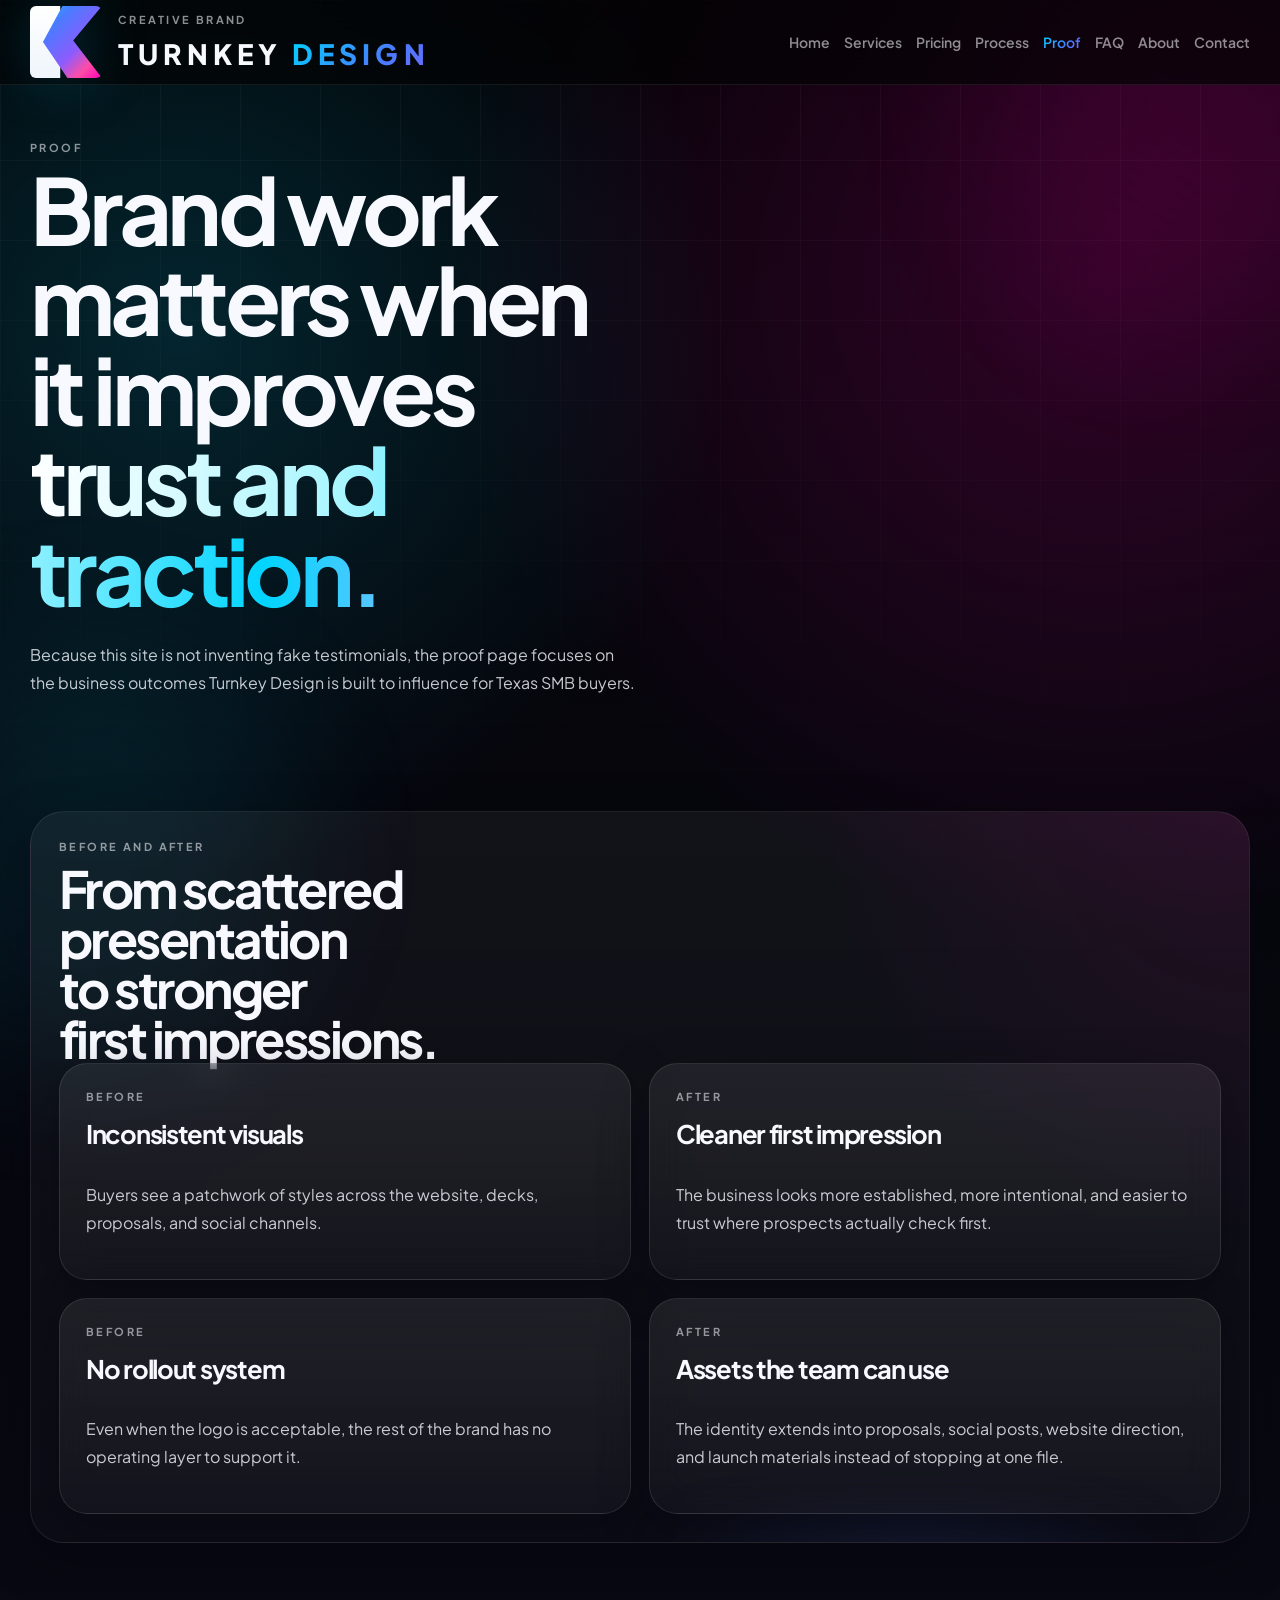
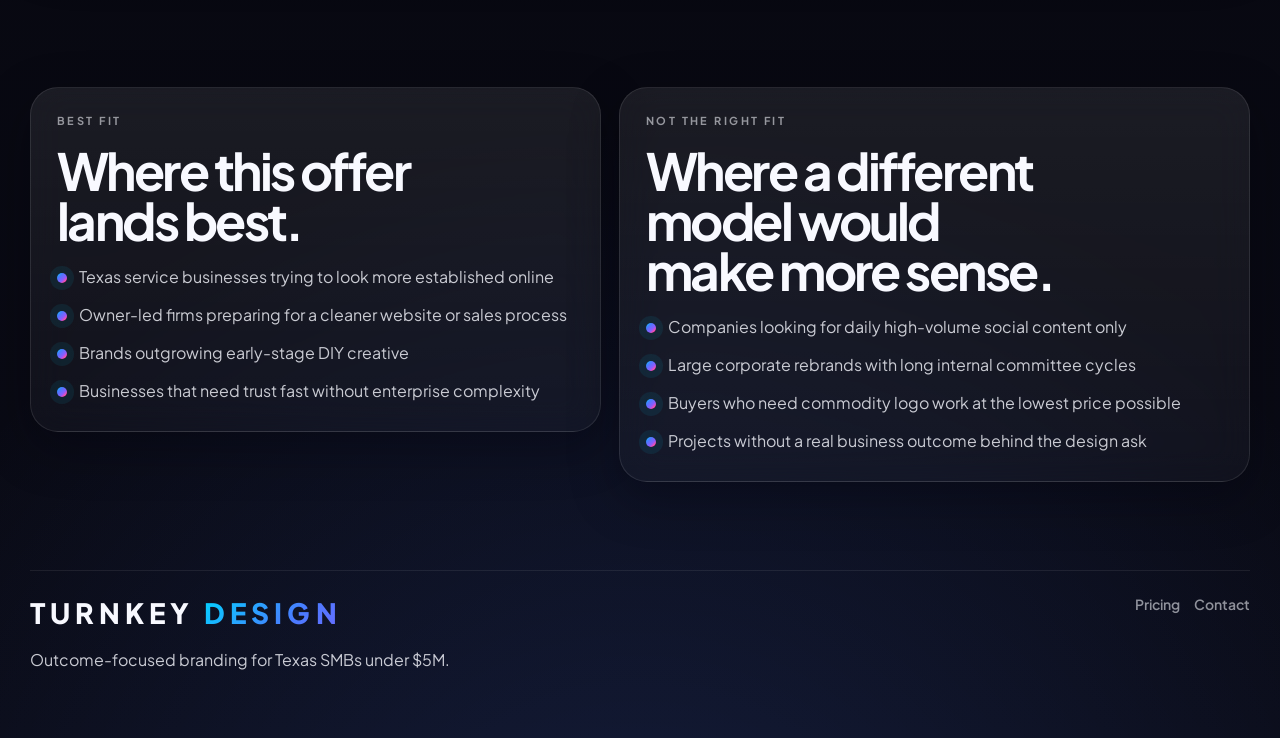
<file: proof.html>
<!DOCTYPE html>
<html lang="en">
<head>
  <meta charset="UTF-8">
  <meta name="viewport" content="width=device-width, initial-scale=1.0">
  <title>Turnkey Design Proof | Outcomes and Fit</title>
  <meta name="description" content="Turnkey Design proof points and outcome framing for Texas SMB brands that need stronger first impressions and cleaner rollout.">
  <link rel="preconnect" href="https://fonts.googleapis.com">
  <link rel="preconnect" href="https://fonts.gstatic.com" crossorigin>
  <link href="https://fonts.googleapis.com/css2?family=Plus+Jakarta+Sans:wght@300;400;500;600;700;800&display=swap" rel="stylesheet">
  <link rel="stylesheet" href="./styles.css">
</head>
<body>
  <div class="page-grid" aria-hidden="true"></div>
  <header class="topbar">
    <div class="shell topbar-inner">
      <a class="brand" href="./index.html">
        <span class="logo-mark" aria-hidden="true"></span>
        <span class="brand-copy">
          <span class="eyebrow">Creative Brand</span>
          <span class="wordmark">Turnkey <span>Design</span></span>
        </span>
      </a>
      <nav class="nav-links">
        <a href="./index.html">Home</a>
        <a href="./services.html">Services</a>
        <a href="./pricing.html">Pricing</a>
        <a href="./process.html">Process</a>
        <a class="active" href="./proof.html">Proof</a>
        <a href="./faq.html">FAQ</a>
        <a href="./about.html">About</a>
        <a href="./contact.html">Contact</a>
      </nav>
    </div>
  </header>

  <main class="shell">
    <section class="hero hero-compact">
      <div class="page-intro" data-reveal>
        <div class="eyebrow">Proof</div>
        <h1>Brand work matters when it improves <span>trust and traction.</span></h1>
        <p>Because this site is not inventing fake testimonials, the proof page focuses on the business outcomes Turnkey Design is built to influence for Texas SMB buyers.</p>
      </div>
    </section>

    <section class="section" data-reveal>
      <div class="section-frame">
        <div class="section-heading">
          <div class="eyebrow">Before And After</div>
          <h2>From scattered presentation to stronger first impressions.</h2>
        </div>
        <div class="proof-grid">
          <article class="proof-lane interactive-surface">
            <div class="eyebrow">Before</div>
            <h3>Inconsistent visuals</h3>
            <p>Buyers see a patchwork of styles across the website, decks, proposals, and social channels.</p>
          </article>
          <article class="proof-lane interactive-surface">
            <div class="eyebrow">After</div>
            <h3>Cleaner first impression</h3>
            <p>The business looks more established, more intentional, and easier to trust where prospects actually check first.</p>
          </article>
          <article class="proof-lane interactive-surface">
            <div class="eyebrow">Before</div>
            <h3>No rollout system</h3>
            <p>Even when the logo is acceptable, the rest of the brand has no operating layer to support it.</p>
          </article>
          <article class="proof-lane interactive-surface">
            <div class="eyebrow">After</div>
            <h3>Assets the team can use</h3>
            <p>The identity extends into proposals, social posts, website direction, and launch materials instead of stopping at one file.</p>
          </article>
        </div>
      </div>
    </section>

    <section class="section">
      <div class="split">
        <article class="info-band interactive-surface" data-reveal>
          <div class="eyebrow">Best Fit</div>
          <h2>Where this offer lands best.</h2>
          <ul class="check-list">
            <li>Texas service businesses trying to look more established online</li>
            <li>Owner-led firms preparing for a cleaner website or sales process</li>
            <li>Brands outgrowing early-stage DIY creative</li>
            <li>Businesses that need trust fast without enterprise complexity</li>
          </ul>
        </article>
        <article class="info-band interactive-surface" data-reveal style="--reveal-delay:120ms">
          <div class="eyebrow">Not The Right Fit</div>
          <h2>Where a different model would make more sense.</h2>
          <ul class="check-list">
            <li>Companies looking for daily high-volume social content only</li>
            <li>Large corporate rebrands with long internal committee cycles</li>
            <li>Buyers who need commodity logo work at the lowest price possible</li>
            <li>Projects without a real business outcome behind the design ask</li>
          </ul>
        </article>
      </div>
    </section>
  </main>

  <footer class="foot">
    <div class="shell foot-shell">
      <div>
        <div class="wordmark">Turnkey <span>Design</span></div>
        <p>Outcome-focused branding for Texas SMBs under $5M.</p>
      </div>
      <div class="foot-links">
        <a href="./pricing.html">Pricing</a>
        <a href="./contact.html">Contact</a>
      </div>
    </div>
  </footer>
  <script src="./app.js"></script>
</body>
</html>
</file>
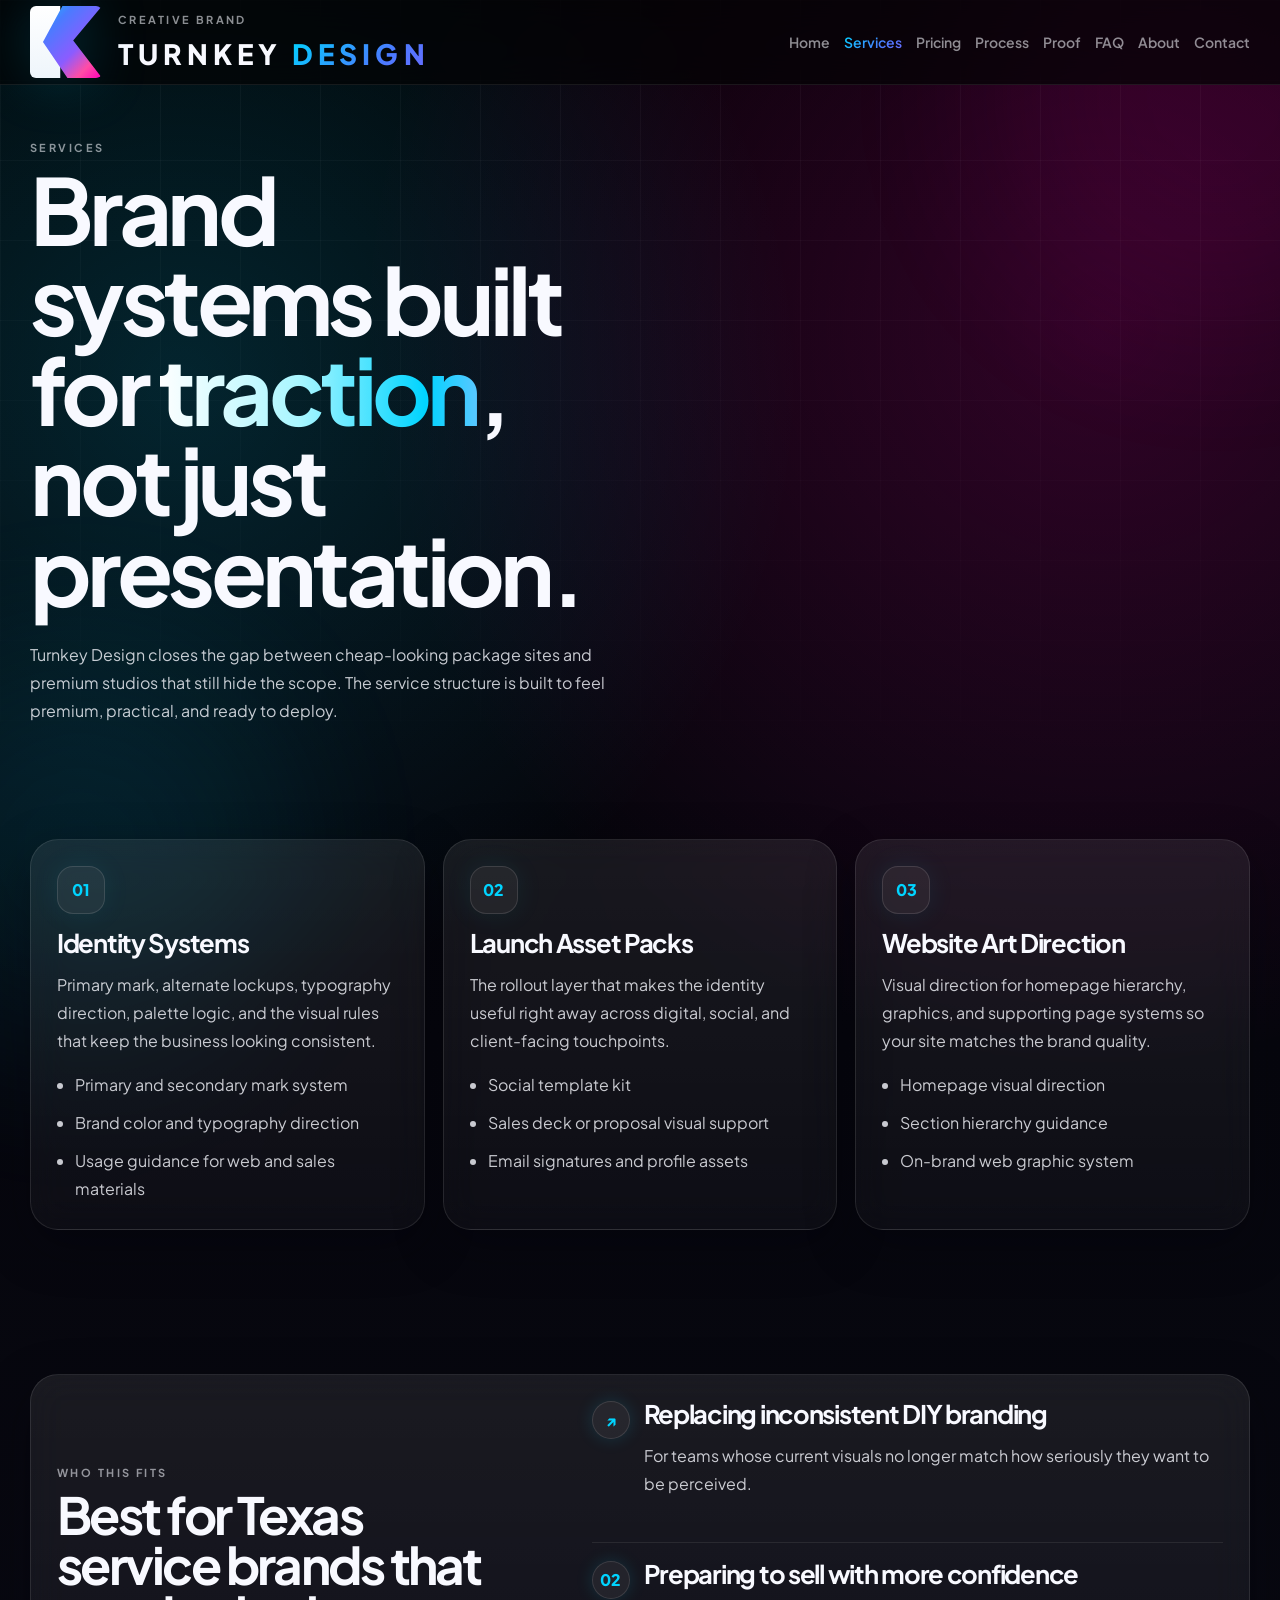
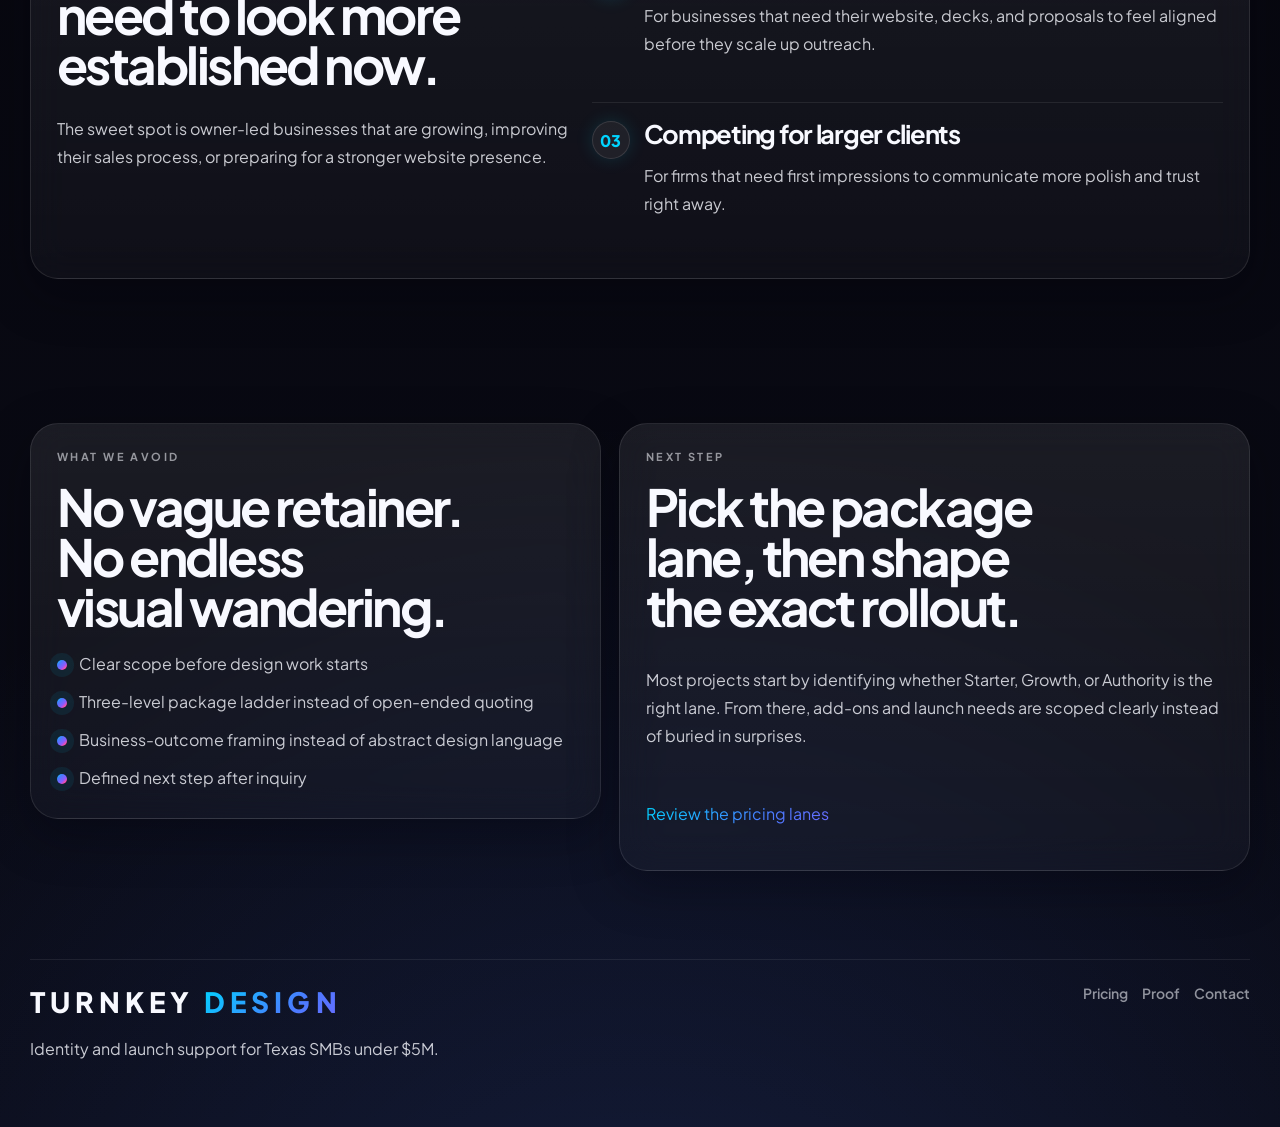
<file: services.html>
<!DOCTYPE html>
<html lang="en">
<head>
  <meta charset="UTF-8">
  <meta name="viewport" content="width=device-width, initial-scale=1.0">
  <title>Turnkey Design Services | Identity, Launch Assets, and Brand Systems</title>
  <meta name="description" content="Explore Turnkey Design services for Texas SMBs, including brand identity, launch assets, web direction, and presentation support.">
  <link rel="preconnect" href="https://fonts.googleapis.com">
  <link rel="preconnect" href="https://fonts.gstatic.com" crossorigin>
  <link href="https://fonts.googleapis.com/css2?family=Plus+Jakarta+Sans:wght@300;400;500;600;700;800&display=swap" rel="stylesheet">
  <link rel="stylesheet" href="./styles.css">
</head>
<body>
  <div class="page-grid" aria-hidden="true"></div>
  <header class="topbar">
    <div class="shell topbar-inner">
      <a class="brand" href="./index.html">
        <span class="logo-mark" aria-hidden="true"></span>
        <span class="brand-copy">
          <span class="eyebrow">Creative Brand</span>
          <span class="wordmark">Turnkey <span>Design</span></span>
        </span>
      </a>
      <nav class="nav-links">
        <a href="./index.html">Home</a>
        <a class="active" href="./services.html">Services</a>
        <a href="./pricing.html">Pricing</a>
        <a href="./process.html">Process</a>
        <a href="./proof.html">Proof</a>
        <a href="./faq.html">FAQ</a>
        <a href="./about.html">About</a>
        <a href="./contact.html">Contact</a>
      </nav>
    </div>
  </header>

  <main class="shell">
    <section class="hero hero-compact">
      <div class="page-intro" data-reveal>
        <div class="eyebrow">Services</div>
        <h1>Brand systems built for <span>traction</span>, not just presentation.</h1>
        <p>Turnkey Design closes the gap between cheap-looking package sites and premium studios that still hide the scope. The service structure is built to feel premium, practical, and ready to deploy.</p>
      </div>
    </section>

    <section class="section">
      <div class="feature-grid">
        <article class="card interactive-surface" data-reveal>
          <div class="icon">01</div>
          <h3>Identity Systems</h3>
          <p>Primary mark, alternate lockups, typography direction, palette logic, and the visual rules that keep the business looking consistent.</p>
          <ul class="list">
            <li>Primary and secondary mark system</li>
            <li>Brand color and typography direction</li>
            <li>Usage guidance for web and sales materials</li>
          </ul>
        </article>
        <article class="card interactive-surface" data-reveal style="--reveal-delay:90ms">
          <div class="icon">02</div>
          <h3>Launch Asset Packs</h3>
          <p>The rollout layer that makes the identity useful right away across digital, social, and client-facing touchpoints.</p>
          <ul class="list">
            <li>Social template kit</li>
            <li>Sales deck or proposal visual support</li>
            <li>Email signatures and profile assets</li>
          </ul>
        </article>
        <article class="card interactive-surface" data-reveal style="--reveal-delay:180ms">
          <div class="icon">03</div>
          <h3>Website Art Direction</h3>
          <p>Visual direction for homepage hierarchy, graphics, and supporting page systems so your site matches the brand quality.</p>
          <ul class="list">
            <li>Homepage visual direction</li>
            <li>Section hierarchy guidance</li>
            <li>On-brand web graphic system</li>
          </ul>
        </article>
      </div>
    </section>

    <section class="section" data-reveal>
      <div class="feature-band interactive-surface">
        <div class="content-stack">
          <div class="eyebrow">Who This Fits</div>
          <h2>Best for Texas service brands that need to look more established now.</h2>
          <p>The sweet spot is owner-led businesses that are growing, improving their sales process, or preparing for a stronger website presence.</p>
        </div>
        <div class="detail-stack">
          <div class="proof-row">
              <div class="rail-marker">&#8599;</div>
            <div>
              <h3>Replacing inconsistent DIY branding</h3>
              <p>For teams whose current visuals no longer match how seriously they want to be perceived.</p>
            </div>
          </div>
          <div class="proof-row">
            <div class="rail-marker">02</div>
            <div>
              <h3>Preparing to sell with more confidence</h3>
              <p>For businesses that need their website, decks, and proposals to feel aligned before they scale up outreach.</p>
            </div>
          </div>
          <div class="proof-row">
            <div class="rail-marker">03</div>
            <div>
              <h3>Competing for larger clients</h3>
              <p>For firms that need first impressions to communicate more polish and trust right away.</p>
            </div>
          </div>
        </div>
      </div>
    </section>

    <section class="section">
      <div class="split">
        <article class="info-band interactive-surface" data-reveal>
          <div class="eyebrow">What We Avoid</div>
          <h2>No vague retainer. No endless visual wandering.</h2>
          <ul class="check-list">
            <li>Clear scope before design work starts</li>
            <li>Three-level package ladder instead of open-ended quoting</li>
            <li>Business-outcome framing instead of abstract design language</li>
            <li>Defined next step after inquiry</li>
          </ul>
        </article>
        <article class="info-band interactive-surface" data-reveal style="--reveal-delay:120ms">
          <div class="eyebrow">Next Step</div>
          <h2>Pick the package lane, then shape the exact rollout.</h2>
          <p>Most projects start by identifying whether Starter, Growth, or Authority is the right lane. From there, add-ons and launch needs are scoped clearly instead of buried in surprises.</p>
          <p><a class="inline-link" href="./pricing.html">Review the pricing lanes</a></p>
        </article>
      </div>
    </section>
  </main>

  <footer class="foot">
    <div class="shell foot-shell">
      <div>
        <div class="wordmark">Turnkey <span>Design</span></div>
        <p>Identity and launch support for Texas SMBs under $5M.</p>
      </div>
      <div class="foot-links">
        <a href="./pricing.html">Pricing</a>
        <a href="./proof.html">Proof</a>
        <a href="./contact.html">Contact</a>
      </div>
    </div>
  </footer>
  <script src="./app.js"></script>
</body>
</html>
</file>
<file: styles.css>
:root {
  --bg: #030305;
  --bg-deep: #070811;
  --bg-soft: #10111c;
  --panel: rgba(14, 15, 27, 0.78);
  --panel-strong: rgba(18, 20, 36, 0.92);
  --panel-muted: rgba(255, 255, 255, 0.04);
  --line: rgba(255, 255, 255, 0.1);
  --line-strong: rgba(255, 255, 255, 0.18);
  --text: #f8f9ff;
  --text-soft: rgba(248, 249, 255, 0.8);
  --text-muted: rgba(248, 249, 255, 0.56);
  --white: #ffffff;
  --cyan: #00d4ff;
  --blue: #4a7bff;
  --violet: #8b5cff;
  --pink-soft: #ff4da6;
  --pink: #ff00b8;
  --shadow: 0 22px 70px rgba(0, 0, 0, 0.42);
  --shadow-soft: 0 16px 48px rgba(2, 4, 12, 0.34);
  --radius-xl: 34px;
  --radius-lg: 24px;
  --radius-md: 18px;
  --shell: min(1220px, calc(100% - 40px));
  --header-gradient: linear-gradient(90deg, var(--white) 0%, #a9f6ff 20%, var(--cyan) 38%, #f0b0ff 58%, var(--pink-soft) 78%, var(--white) 100%);
  --brand-gradient: linear-gradient(135deg, var(--cyan) 0%, var(--blue) 30%, var(--violet) 62%, var(--pink-soft) 82%, var(--pink) 100%);
  --panel-gradient: linear-gradient(180deg, rgba(255, 255, 255, 0.1) 0%, rgba(255, 255, 255, 0.03) 100%);
}

*,
*::before,
*::after {
  box-sizing: border-box;
}

html {
  scroll-behavior: smooth;
}

body {
  margin: 0;
  min-height: 100vh;
  font-family: "Plus Jakarta Sans", sans-serif;
  color: var(--text);
  background:
    radial-gradient(circle at 14% 14%, rgba(0, 212, 255, 0.16), transparent 24%),
    radial-gradient(circle at 86% 12%, rgba(255, 0, 184, 0.18), transparent 28%),
    radial-gradient(circle at 50% 110%, rgba(74, 123, 255, 0.16), transparent 32%),
    linear-gradient(180deg, #020204 0%, #06060d 38%, #0a0b16 100%);
  overflow-x: hidden;
}

body::before,
body::after {
  content: "";
  position: fixed;
  inset: auto;
  pointer-events: none;
  z-index: -3;
  border-radius: 999px;
  filter: blur(90px);
  opacity: 0.45;
}

body::before {
  width: 28rem;
  height: 28rem;
  top: -8rem;
  right: -10rem;
  background: rgba(255, 0, 184, 0.22);
}

body::after {
  width: 26rem;
  height: 26rem;
  bottom: -10rem;
  left: -8rem;
  background: rgba(0, 212, 255, 0.2);
}

a {
  color: inherit;
  text-decoration: none;
}

button,
input,
select,
textarea {
  font: inherit;
}

img {
  display: block;
  max-width: 100%;
}

.page-grid {
  position: fixed;
  inset: 0;
  pointer-events: none;
  z-index: -2;
  background-image:
    linear-gradient(rgba(255, 255, 255, 0.045) 1px, transparent 1px),
    linear-gradient(90deg, rgba(255, 255, 255, 0.045) 1px, transparent 1px);
  background-size: 80px 80px;
  mask-image: linear-gradient(180deg, rgba(0, 0, 0, 0.92), transparent 94%);
}

.shell {
  width: var(--shell);
  margin: 0 auto;
}

.topbar {
  position: sticky;
  top: 0;
  z-index: 30;
  backdrop-filter: blur(18px);
  background: rgba(3, 3, 5, 0.72);
  border-bottom: 1px solid rgba(255, 255, 255, 0.08);
}

.topbar-inner,
.brand,
.nav-links,
.button-row,
.pill-row,
.stat-strip,
.foot-links,
.cta-row,
.pricing-summary,
.hero-badges {
  display: flex;
  align-items: center;
  gap: 14px;
  flex-wrap: wrap;
}

.topbar-inner {
  justify-content: space-between;
  min-height: 84px;
}

.brand {
  gap: 16px;
}

.brand-copy,
.section-heading,
.hero-copy,
.stack,
.page-intro,
.content-stack,
.detail-stack {
  display: grid;
  gap: 10px;
}

.eyebrow {
  font-size: 11px;
  font-weight: 700;
  letter-spacing: 0.22em;
  text-transform: uppercase;
  color: var(--text-muted);
}

.wordmark {
  font-size: 28px;
  font-weight: 800;
  letter-spacing: 0.18em;
  text-transform: uppercase;
}

.wordmark span,
.inline-link,
.nav-links a.active,
.price-range strong,
.estimate-output strong,
.text-gradient {
  background: var(--brand-gradient);
  background-size: 220% 220%;
  -webkit-background-clip: text;
  background-clip: text;
  color: transparent;
}

.shimmer-text,
.section-heading h2 span,
h1 span,
h2 span {
  background: var(--header-gradient);
  background-size: 220% auto;
  -webkit-background-clip: text;
  background-clip: text;
  color: transparent;
  animation: shimmer 8s linear infinite;
}

.logo-mark {
  width: 72px;
  height: 72px;
  position: relative;
  display: inline-block;
  filter: drop-shadow(0 0 28px rgba(0, 212, 255, 0.18));
}

.logo-mark::before,
.logo-mark::after {
  content: "";
  position: absolute;
  inset: 0;
}

.logo-mark::before {
  clip-path: polygon(0 0, 42% 0, 42% 100%, 0 100%);
  background: linear-gradient(180deg, #ffffff, #eef5fb);
  border-radius: 6px;
}

.logo-mark::after {
  clip-path: polygon(45% 0, 100% 0, 60% 48%, 100% 100%, 52% 100%, 18% 50%);
  background: var(--brand-gradient);
  border-radius: 6px;
}

.logo-mark.large {
  width: 132px;
  height: 132px;
}

.nav-links a,
.foot-links a {
  font-size: 14px;
  font-weight: 600;
  color: var(--text-muted);
  transition: color 0.22s ease, transform 0.22s ease;
}

.nav-links a:hover,
.foot-links a:hover {
  color: var(--text);
  transform: translateY(-1px);
}

.nav-links a.active {
  text-decoration: underline;
  text-underline-offset: 8px;
}

.hero,
.section {
  padding: 56px 0 88px;
}

.hero {
  display: grid;
  grid-template-columns: minmax(0, 1fr) minmax(360px, 0.95fr);
  gap: 30px;
  align-items: center;
  min-height: calc(100vh - 110px);
}

.hero-compact {
  min-height: auto;
  padding-bottom: 42px;
}

.hero-copy {
  gap: 18px;
  position: relative;
  z-index: 1;
}

.hero-copy p,
.page-intro p,
.section-heading p {
  max-width: 70ch;
}

.hero-kicker {
  display: inline-flex;
  align-items: center;
  gap: 10px;
  width: fit-content;
  padding: 10px 16px;
  border-radius: 999px;
  border: 1px solid rgba(255, 255, 255, 0.12);
  background: rgba(255, 255, 255, 0.05);
  box-shadow: inset 0 1px 0 rgba(255, 255, 255, 0.08);
}

.hero-kicker::before {
  content: "";
  width: 9px;
  height: 9px;
  border-radius: 50%;
  background: var(--brand-gradient);
  box-shadow: 0 0 18px rgba(0, 212, 255, 0.8);
}

h1,
h2,
h3 {
  margin: 0;
  letter-spacing: -0.05em;
  line-height: 0.98;
  text-wrap: balance;
}

h1 {
  font-size: clamp(44px, 7.8vw, 92px);
  max-width: 10ch;
}

h2 {
  font-size: clamp(32px, 4vw, 58px);
  max-width: 13ch;
}

h3 {
  font-size: clamp(20px, 2vw, 28px);
}

p,
li,
summary {
  color: var(--text-soft);
  line-height: 1.75;
}

.btn {
  min-height: 50px;
  padding: 0 22px;
  border-radius: 999px;
  border: 1px solid transparent;
  display: inline-flex;
  align-items: center;
  justify-content: center;
  font-weight: 700;
  transition: transform 0.25s ease, box-shadow 0.25s ease, border-color 0.25s ease, background 0.25s ease;
  cursor: pointer;
}

.btn:hover {
  transform: translateY(-2px) scale(1.01);
}

.btn-primary {
  color: #070711;
  background: var(--brand-gradient);
  box-shadow: 0 18px 42px rgba(82, 66, 255, 0.28);
}

.btn-secondary {
  color: var(--text);
  background: rgba(255, 255, 255, 0.05);
  border-color: rgba(255, 255, 255, 0.14);
  box-shadow: inset 0 1px 0 rgba(255, 255, 255, 0.08);
}

.btn-secondary:hover {
  border-color: rgba(255, 255, 255, 0.22);
  background: rgba(255, 255, 255, 0.08);
}

.pill,
.hero-badge {
  min-height: 38px;
  padding: 0 16px;
  border-radius: 999px;
  border: 1px solid rgba(255, 255, 255, 0.12);
  background: rgba(255, 255, 255, 0.04);
  box-shadow: inset 0 1px 0 rgba(255, 255, 255, 0.06);
}

.hero-badge {
  display: inline-flex;
  align-items: center;
  gap: 10px;
}

.hero-badge::before {
  content: "↗";
  color: var(--cyan);
  font-weight: 700;
}

.panel,
.card,
.metric,
.quote-card,
.faq-item,
.estimate-card,
.hero-panel,
.feature-band,
.timeline-step,
.info-band,
.proof-lane,
.process-band {
  position: relative;
  overflow: hidden;
  border: 1px solid var(--line);
  background: linear-gradient(180deg, rgba(255, 255, 255, 0.08) 0%, rgba(255, 255, 255, 0.03) 100%);
  box-shadow: var(--shadow-soft);
  backdrop-filter: blur(18px);
}

.interactive-surface::before {
  content: "";
  position: absolute;
  inset: -30%;
  background: radial-gradient(circle at var(--mx, 50%) var(--my, 50%), rgba(255, 255, 255, 0.14), rgba(255, 255, 255, 0) 38%);
  opacity: 0;
  transition: opacity 0.35s ease;
  pointer-events: none;
}

.interactive-surface:hover::before {
  opacity: 1;
}

.card,
.metric,
.quote-card,
.estimate-card,
.hero-panel,
.feature-band,
.timeline-step,
.info-band,
.proof-lane,
.process-band {
  border-radius: 28px;
}

.card,
.metric,
.quote-card,
.estimate-card,
.hero-panel,
.feature-band,
.info-band,
.proof-lane,
.process-band {
  padding: 26px;
}

.hero-panel {
  min-height: 580px;
  display: grid;
  align-content: end;
  gap: 24px;
  background:
    linear-gradient(180deg, rgba(7, 8, 17, 0.22) 0%, rgba(8, 10, 20, 0.78) 55%, rgba(10, 11, 23, 0.94) 100%);
}

.hero-panel::after,
.page-home .hero::after {
  content: "";
  position: absolute;
  inset: auto;
  pointer-events: none;
}

.page-home .hero {
  position: relative;
}

.page-home .hero::after {
  right: -10%;
  bottom: 2%;
  width: 54%;
  height: 46%;
  background:
    radial-gradient(circle at 8% 82%, rgba(0, 212, 255, 0.32), transparent 26%),
    radial-gradient(circle at 86% 18%, rgba(255, 0, 184, 0.32), transparent 32%);
  filter: blur(42px);
  z-index: 0;
  opacity: 0.9;
}

.hero-energy {
  position: absolute;
  inset: 0;
  overflow: hidden;
  border-radius: inherit;
}

.energy-wave,
.energy-arrow,
.energy-ring,
.energy-dust {
  position: absolute;
  pointer-events: none;
}

.energy-wave {
  left: -18%;
  right: -12%;
  height: 180px;
  border-radius: 999px;
  filter: blur(1px);
  opacity: 0.95;
  transform-origin: center;
}

.energy-wave.wave-cyan {
  bottom: 18%;
  background: linear-gradient(90deg, rgba(0, 212, 255, 0) 0%, rgba(0, 212, 255, 0.9) 28%, rgba(125, 236, 255, 0.9) 52%, rgba(0, 212, 255, 0) 100%);
  clip-path: polygon(0 61%, 12% 54%, 24% 63%, 35% 74%, 48% 70%, 61% 54%, 73% 48%, 84% 58%, 100% 72%, 100% 100%, 0 100%);
  animation: waveFloat 14s ease-in-out infinite;
}

.energy-wave.wave-pink {
  top: 16%;
  left: 30%;
  right: -20%;
  background: linear-gradient(90deg, rgba(255, 0, 184, 0) 0%, rgba(255, 77, 166, 0.82) 24%, rgba(255, 0, 184, 1) 56%, rgba(255, 0, 184, 0.08) 100%);
  clip-path: polygon(0 84%, 18% 70%, 34% 45%, 52% 18%, 71% 0, 84% 18%, 100% 50%, 100% 100%, 0 100%);
  transform: rotate(8deg);
  animation: waveRise 16s ease-in-out infinite;
}

.energy-ring {
  width: 260px;
  height: 260px;
  right: 8%;
  top: 12%;
  border-radius: 50%;
  border: 1px solid rgba(255, 255, 255, 0.12);
  box-shadow:
    0 0 0 20px rgba(255, 255, 255, 0.02),
    0 0 0 50px rgba(255, 255, 255, 0.015);
  opacity: 0.55;
  animation: pulseRing 10s ease-in-out infinite;
}

.energy-arrow {
  width: 150px;
  height: 24px;
  background: linear-gradient(90deg, rgba(0, 212, 255, 0), rgba(0, 212, 255, 0.9), rgba(255, 0, 184, 0.86));
  clip-path: polygon(0 40%, 72% 40%, 72% 0, 100% 50%, 72% 100%, 72% 60%, 0 60%);
  filter: drop-shadow(0 0 18px rgba(0, 212, 255, 0.4));
}

.energy-arrow.arrow-one {
  bottom: 30%;
  right: 10%;
  transform: rotate(-16deg);
  animation: arrowDrift 12s ease-in-out infinite;
}

.energy-arrow.arrow-two {
  top: 22%;
  left: 12%;
  width: 110px;
  transform: rotate(14deg);
  opacity: 0.78;
  animation: arrowDrift 15s ease-in-out infinite reverse;
}

.energy-dust {
  inset: 0;
  background:
    radial-gradient(circle at 16% 62%, rgba(0, 212, 255, 0.95) 0 1px, transparent 2px),
    radial-gradient(circle at 28% 68%, rgba(0, 212, 255, 0.8) 0 1px, transparent 2px),
    radial-gradient(circle at 66% 40%, rgba(255, 77, 166, 0.95) 0 1px, transparent 2px),
    radial-gradient(circle at 76% 32%, rgba(255, 0, 184, 0.8) 0 1px, transparent 2px),
    radial-gradient(circle at 82% 24%, rgba(255, 255, 255, 0.95) 0 1px, transparent 2px),
    radial-gradient(circle at 58% 72%, rgba(255, 255, 255, 0.78) 0 1px, transparent 2px);
  opacity: 0.7;
  animation: dustShift 18s linear infinite;
}

.hero-lockup {
  display: grid;
  grid-template-columns: auto 1fr;
  gap: 18px;
  align-items: center;
}

.hero-stage {
  position: relative;
  min-height: 360px;
  border-radius: 24px;
  overflow: hidden;
  border: 1px solid rgba(255, 255, 255, 0.08);
  background: linear-gradient(180deg, rgba(255, 255, 255, 0.04), rgba(255, 255, 255, 0.02));
}

.hero-stage-copy {
  position: relative;
  z-index: 1;
  padding: 24px;
  max-width: 20rem;
}

.stat-strip {
  justify-content: space-between;
  padding-top: 6px;
}

.stat-chip {
  min-width: 168px;
  padding: 14px 16px;
  border-radius: 20px;
  background: rgba(255, 255, 255, 0.045);
  border: 1px solid rgba(255, 255, 255, 0.08);
}

.stat-chip strong {
  display: block;
  font-size: 22px;
  font-weight: 800;
  margin-bottom: 6px;
}

.metric-grid,
.card-grid,
.quote-grid,
.proof-grid,
.faq-grid,
.service-grid,
.story-grid,
.feature-grid,
.contact-grid,
.process-grid {
  display: grid;
  gap: 18px;
}

.metric-grid,
.card-grid,
.quote-grid,
.service-grid,
.story-grid,
.feature-grid {
  grid-template-columns: repeat(3, minmax(0, 1fr));
}

.proof-grid,
.faq-grid,
.contact-grid {
  grid-template-columns: repeat(2, minmax(0, 1fr));
}

.metric strong,
.price-range strong {
  display: block;
  font-size: 30px;
  margin: 10px 0;
}

.metric {
  padding-top: 22px;
}

.icon {
  width: 48px;
  height: 48px;
  border-radius: 16px;
  display: grid;
  place-items: center;
  background: rgba(255, 255, 255, 0.06);
  border: 1px solid rgba(255, 255, 255, 0.12);
  margin-bottom: 16px;
  font-weight: 800;
  color: var(--cyan);
  box-shadow: 0 0 28px rgba(0, 212, 255, 0.08);
}

.split {
  display: grid;
  grid-template-columns: minmax(0, 0.95fr) minmax(0, 1.05fr);
  gap: 18px;
  align-items: start;
}

.section-frame {
  position: relative;
  padding: 28px;
  border-radius: 34px;
  border: 1px solid rgba(255, 255, 255, 0.08);
  background:
    radial-gradient(circle at top right, rgba(255, 0, 184, 0.08), transparent 30%),
    linear-gradient(180deg, rgba(255, 255, 255, 0.05), rgba(255, 255, 255, 0.02));
  box-shadow: var(--shadow-soft);
  overflow: hidden;
}

.section-frame::after {
  content: "";
  position: absolute;
  inset: auto -10% -30% 35%;
  height: 240px;
  background: radial-gradient(circle, rgba(74, 123, 255, 0.16), transparent 60%);
  filter: blur(30px);
  pointer-events: none;
}

.feature-band,
.info-band,
.proof-lane,
.process-band {
  display: grid;
  gap: 18px;
}

.feature-band {
  grid-template-columns: minmax(0, 0.9fr) minmax(0, 1.1fr);
  align-items: center;
}

.process-band {
  grid-template-columns: repeat(3, minmax(0, 1fr));
}

.feature-rail {
  display: grid;
  gap: 14px;
}

.feature-rail-item,
.proof-row {
  display: grid;
  grid-template-columns: auto 1fr;
  gap: 14px;
  align-items: start;
  padding: 18px 0;
  border-top: 1px solid rgba(255, 255, 255, 0.08);
}

.feature-rail-item:first-child,
.proof-row:first-child {
  border-top: 0;
  padding-top: 0;
}

.feature-rail-item .rail-marker,
.proof-row .rail-marker {
  width: 38px;
  height: 38px;
  border-radius: 999px;
  display: grid;
  place-items: center;
  background: rgba(255, 255, 255, 0.06);
  border: 1px solid rgba(255, 255, 255, 0.12);
  color: var(--cyan);
  font-weight: 800;
  box-shadow: 0 0 18px rgba(0, 212, 255, 0.14);
}

.list,
.check-list {
  margin: 0;
  padding-left: 18px;
  display: grid;
  gap: 10px;
}

.check-list {
  list-style: none;
  padding-left: 0;
}

.check-list li {
  display: grid;
  grid-template-columns: auto 1fr;
  gap: 12px;
  align-items: start;
}

.check-list li::before {
  content: "";
  width: 10px;
  height: 10px;
  border-radius: 50%;
  background: var(--brand-gradient);
  margin-top: 10px;
  box-shadow: 0 0 0 7px rgba(0, 212, 255, 0.08);
}

.cta {
  justify-content: space-between;
}

.quote-card.featured {
  border-color: rgba(255, 255, 255, 0.18);
  box-shadow:
    0 24px 80px rgba(74, 123, 255, 0.22),
    inset 0 1px 0 rgba(255, 255, 255, 0.08);
}

.quote-card .eyebrow {
  margin-bottom: 6px;
}

.price-range {
  display: grid;
  gap: 8px;
  margin: 18px 0;
}

.price-range small,
.estimate-output small {
  color: var(--text-muted);
}

.pricing-summary {
  justify-content: space-between;
}

.pricing-badge {
  padding: 12px 14px;
  border-radius: 18px;
  border: 1px solid rgba(255, 255, 255, 0.08);
  background: rgba(255, 255, 255, 0.04);
}

.estimate-layout {
  display: grid;
  grid-template-columns: minmax(0, 0.96fr) minmax(320px, 0.84fr);
  gap: 18px;
  align-items: start;
}

.estimate-form {
  display: grid;
  gap: 18px;
}

.field-grid {
  display: grid;
  grid-template-columns: repeat(2, minmax(0, 1fr));
  gap: 14px;
}

.field,
.checkbox-group {
  display: grid;
  gap: 8px;
}

label {
  font-size: 13px;
  font-weight: 600;
  color: var(--text);
}

input,
select,
textarea {
  width: 100%;
  min-height: 50px;
  border-radius: 16px;
  border: 1px solid rgba(255, 255, 255, 0.14);
  background: rgba(255, 255, 255, 0.04);
  color: var(--text);
  padding: 12px 14px;
  transition: border-color 0.22s ease, box-shadow 0.22s ease, transform 0.22s ease;
}

input:focus,
select:focus,
textarea:focus {
  outline: none;
  border-color: rgba(0, 212, 255, 0.42);
  box-shadow: 0 0 0 4px rgba(0, 212, 255, 0.08);
}

textarea {
  min-height: 120px;
  resize: vertical;
}

.checkbox-grid {
  display: grid;
  grid-template-columns: repeat(2, minmax(0, 1fr));
  gap: 10px;
}

.checkbox-pill {
  display: flex;
  align-items: center;
  gap: 10px;
  padding: 12px 14px;
  border-radius: 16px;
  border: 1px solid rgba(255, 255, 255, 0.12);
  background: rgba(255, 255, 255, 0.04);
}

.checkbox-pill input {
  width: auto;
  min-height: auto;
  margin: 0;
}

.estimate-output {
  display: grid;
  gap: 18px;
  position: sticky;
  top: 108px;
}

.estimate-figure {
  font-size: clamp(38px, 5vw, 54px);
  font-weight: 900;
  line-height: 0.94;
}

.estimate-note,
.contact-note {
  color: var(--text-muted);
  font-size: 14px;
}

.faq-item {
  padding: 0;
  border-radius: 24px;
}

.faq-item summary {
  list-style: none;
  cursor: pointer;
  padding: 22px;
  font-weight: 700;
}

.faq-item summary::-webkit-details-marker {
  display: none;
}

.faq-item p {
  padding: 0 22px 22px;
  margin: 0;
}

.faq-item[open] {
  border-color: rgba(255, 255, 255, 0.18);
  box-shadow: 0 24px 70px rgba(74, 123, 255, 0.12);
}

.page-intro {
  max-width: 72ch;
}

.contact-card {
  display: grid;
  gap: 16px;
}

.timeline {
  display: grid;
  gap: 16px;
}

.timeline-step {
  display: grid;
  grid-template-columns: auto 1fr;
  gap: 18px;
  align-items: start;
}

.timeline-step-number {
  width: 50px;
  height: 50px;
  border-radius: 18px;
  display: grid;
  place-items: center;
  flex-shrink: 0;
  font-weight: 800;
  color: var(--white);
  background: var(--brand-gradient);
  box-shadow: 0 16px 30px rgba(82, 66, 255, 0.26);
}

.foot {
  padding: 0 0 48px;
}

.foot-shell {
  border-top: 1px solid rgba(255, 255, 255, 0.08);
  padding-top: 24px;
  display: flex;
  justify-content: space-between;
  gap: 20px;
  align-items: flex-start;
}

[data-reveal] {
  opacity: 0;
  transform: translateY(22px) scale(0.985);
  transition: opacity 0.8s ease, transform 0.8s ease;
  transition-delay: var(--reveal-delay, 0ms);
}

[data-reveal].is-visible {
  opacity: 1;
  transform: translateY(0) scale(1);
}

.parallax-item {
  transition: transform 0.18s linear;
  will-change: transform;
}

@keyframes shimmer {
  0% {
    background-position: 0% 50%;
  }
  100% {
    background-position: 220% 50%;
  }
}

@keyframes waveFloat {
  0%,
  100% {
    transform: translate3d(0, 0, 0) scaleX(1);
  }
  50% {
    transform: translate3d(3%, -3%, 0) scaleX(1.05);
  }
}

@keyframes waveRise {
  0%,
  100% {
    transform: rotate(8deg) translate3d(0, 0, 0);
  }
  50% {
    transform: rotate(4deg) translate3d(-2%, 4%, 0);
  }
}

@keyframes pulseRing {
  0%,
  100% {
    transform: scale(1);
    opacity: 0.4;
  }
  50% {
    transform: scale(1.04);
    opacity: 0.64;
  }
}

@keyframes arrowDrift {
  0%,
  100% {
    transform: translate3d(0, 0, 0) rotate(-16deg);
  }
  50% {
    transform: translate3d(12px, -8px, 0) rotate(-10deg);
  }
}

@keyframes dustShift {
  0% {
    transform: translate3d(0, 0, 0);
  }
  50% {
    transform: translate3d(-10px, 10px, 0);
  }
  100% {
    transform: translate3d(0, 0, 0);
  }
}

@media (prefers-reduced-motion: reduce) {
  html {
    scroll-behavior: auto;
  }

  *,
  *::before,
  *::after {
    animation-duration: 0.01ms !important;
    animation-iteration-count: 1 !important;
    transition-duration: 0.01ms !important;
  }
}

@media (max-width: 1080px) {
  .hero,
  .split,
  .estimate-layout,
  .feature-band,
  .process-band,
  .metric-grid,
  .card-grid,
  .quote-grid,
  .proof-grid,
  .faq-grid,
  .service-grid,
  .story-grid,
  .feature-grid,
  .contact-grid {
    grid-template-columns: 1fr;
  }

  .hero {
    min-height: auto;
  }

  .hero-panel {
    min-height: 500px;
  }

  .estimate-output,
  .topbar-inner,
  .cta,
  .foot-shell,
  .pricing-summary,
  .stat-strip {
    position: static;
    flex-direction: column;
    align-items: stretch;
  }
}

@media (max-width: 720px) {
  :root {
    --shell: min(100% - 22px, 100% - 22px);
  }

  .hero,
  .section {
    padding: 28px 0 56px;
  }

  .topbar-inner {
    min-height: auto;
    padding: 14px 0;
  }

  .button-row,
  .pill-row,
  .nav-links,
  .pricing-summary {
    display: grid;
    grid-template-columns: 1fr;
  }

  .field-grid,
  .checkbox-grid {
    grid-template-columns: 1fr;
  }

  .btn {
    width: 100%;
  }

  .section-frame,
  .card,
  .quote-card,
  .estimate-card,
  .hero-panel,
  .feature-band,
  .info-band,
  .proof-lane,
  .process-band {
    padding: 22px;
  }

  h1 {
    font-size: clamp(36px, 12vw, 54px);
  }

  h2 {
    font-size: clamp(28px, 10vw, 42px);
  }

  .wordmark {
    font-size: 24px;
  }

  .hero-panel {
    min-height: 420px;
  }

  .energy-ring {
    width: 180px;
    height: 180px;
  }
}
</file>
